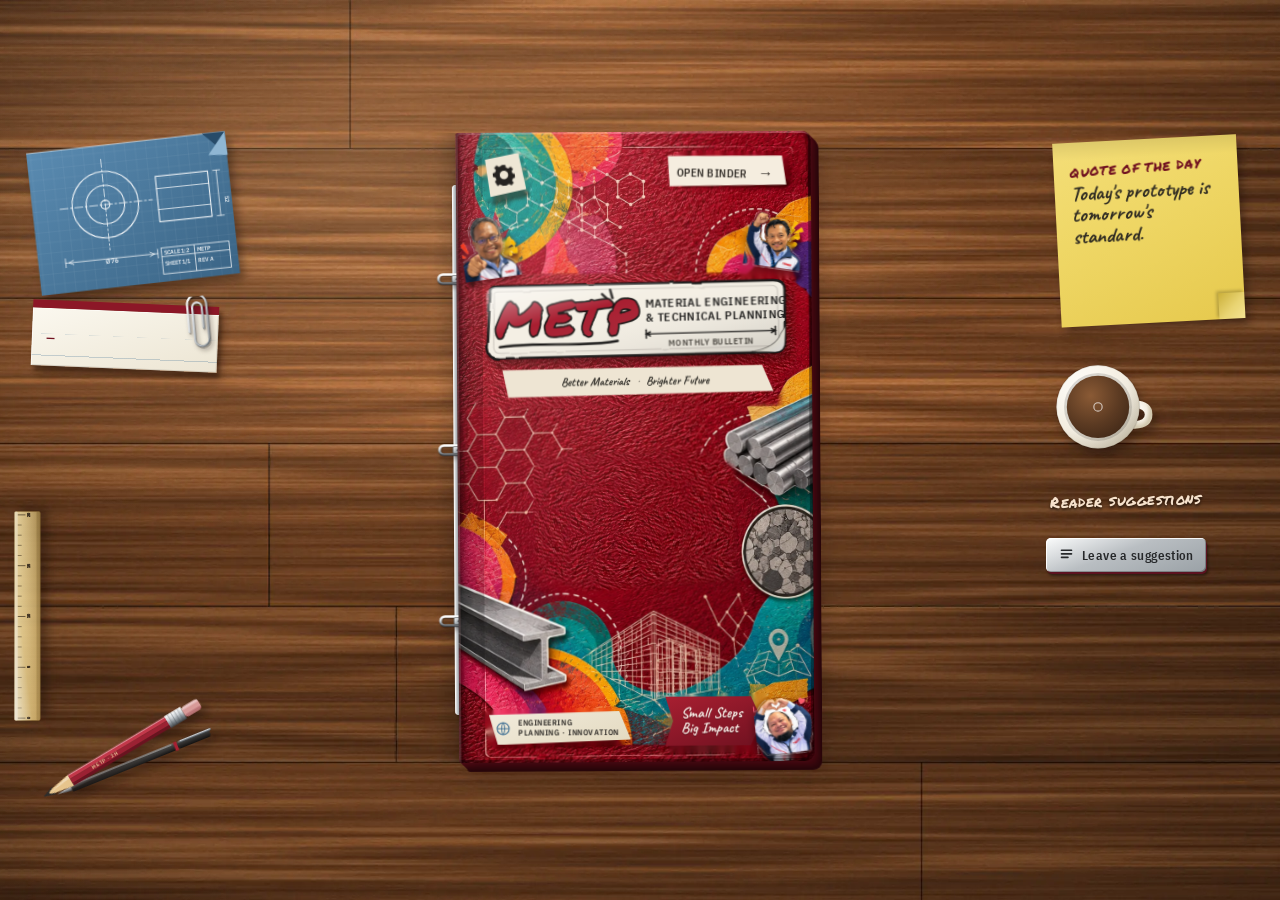
<file: index.html>
<!doctype html>
<html lang="en">
<head>
<meta charset="utf-8">
<meta name="viewport" content="width=device-width,initial-scale=1,viewport-fit=cover">
<title>METP — Material Engineering &amp; Technical Planning · Digital Bulletin</title>
<meta name="description" content="METP monthly digital engineering bulletin — an interactive binder for the Material Engineering &amp; Technical Planning team.">
<meta name="theme-color" content="#3a2213">
<meta name="metp-build" content="2026-11-05.65">
<meta http-equiv="Cache-Control" content="no-cache, no-store, must-revalidate">
<meta http-equiv="Pragma" content="no-cache">
<meta http-equiv="Expires" content="0">
<link rel="icon" type="image/svg+xml" href="assets/favicon.svg?v=2026-11-05.65">
<link rel="preload" href="assets/fonts/permanent-marker-latin-400-normal.woff2" as="font" type="font/woff2" crossorigin>
<link rel="preload" href="assets/fonts/ibm-plex-sans-condensed-latin-600-normal.woff2" as="font" type="font/woff2" crossorigin>
<link rel="stylesheet" href="css/site.css?v=2026-11-05.65">
<script src="js/cache-reset.js?v=2026-11-05.65"></script>
</head>
<body>

<!-- ======================================================================
     Shared SVG sprite: gradients + the METP sticker. Every prop below uses
     these gradients so all objects share one material/lighting language.
     ====================================================================== -->
<svg width="0" height="0" style="position:absolute" aria-hidden="true" focusable="false">
  <defs>
    <linearGradient id="g-steel-v" x1="0" y1="0" x2="0" y2="1">
      <stop offset="0" stop-color="#ffffff"/><stop offset=".38" stop-color="#cfd4d8"/>
      <stop offset=".72" stop-color="#7c848a"/><stop offset="1" stop-color="#3f4449"/>
    </linearGradient>
    <linearGradient id="g-steel-d" x1="0" y1="0" x2="1" y2="1">
      <stop offset="0" stop-color="#ffffff"/><stop offset=".45" stop-color="#b6bcc1"/><stop offset="1" stop-color="#5d646a"/>
    </linearGradient>
    <linearGradient id="g-wood-v" x1="0" y1="0" x2="0" y2="1">
      <stop offset="0" stop-color="#f1dea6"/><stop offset=".5" stop-color="#e0c483"/><stop offset="1" stop-color="#c9a660"/>
    </linearGradient>
    <linearGradient id="g-sheen" x1="0" y1="0" x2="1" y2="1">
      <stop offset="0" stop-color="#fff" stop-opacity=".55"/><stop offset=".35" stop-color="#fff" stop-opacity="0"/>
      <stop offset="1" stop-color="#000" stop-opacity=".16"/>
    </linearGradient>
    <linearGradient id="g-curl" x1="0" y1="0" x2="1" y2="1">
      <stop offset="0" stop-color="#cfc8b6"/><stop offset=".6" stop-color="#f6f1e3"/><stop offset="1" stop-color="#ffffff"/>
    </linearGradient>
    <radialGradient id="g-mug" cx=".35" cy=".3" r=".8">
      <stop offset="0" stop-color="#fffdf8"/><stop offset=".65" stop-color="#f3ede0"/><stop offset="1" stop-color="#d3c9b0"/>
    </radialGradient>
    <radialGradient id="g-coffee" cx=".38" cy=".32" r=".85">
      <stop offset="0" stop-color="#8a5a35"/><stop offset=".55" stop-color="#5b3a22"/><stop offset="1" stop-color="#3a2415"/>
    </radialGradient>
    <filter id="f-rough" x="-2%" y="-5%" width="104%" height="110%">
      <feTurbulence type="fractalNoise" baseFrequency=".05" numOctaves="2" seed="6" result="n"/>
      <feDisplacementMap in="SourceGraphic" in2="n" scale="2.6"/>
    </filter>

    <!-- METP sticker: white die-cut vinyl, marker lettering, engineering dimension line -->
    <symbol id="sticker-art" viewBox="0 0 300 78">
      <g filter="url(#f-rough)">
        <path d="M9 9 Q8 3 15 3 L285 4 Q296 4 296 13 L295 63 Q295 74 285 74 L16 73 Q5 73 5 63 Z" fill="#f4efe4" stroke="#161514" stroke-width="2.4"/>
        <path d="M13 12 Q12 8 17 8 L283 9 Q289 9 289 14 L288 62 Q288 68 283 68 L17 68 Q11 68 11 62 Z" fill="none" stroke="#161514" stroke-opacity=".18" stroke-width="1"/>
      </g>
      <!-- marker burst (echoes the bulletin masthead) -->
      <g stroke="#161514" stroke-width="2.4" stroke-linecap="round" fill="none">
        <path d="M118 13 l6 6"/><path d="M126 9 l2 8"/><path d="M111 22 l8 2"/>
      </g>
      <text x="14" y="53" font-family="Marker,'Segoe Print',cursive" font-size="47" fill="#a81f31" stroke="#161514" stroke-width="3.2" stroke-linejoin="round" paint-order="stroke" letter-spacing="1.5">METP</text>
      <path d="M17 62 C52 57 96 65 132 59" fill="none" stroke="#161514" stroke-width="2.4" stroke-linecap="round"/>
      <!-- dimension line + subtitle -->
      <g fill="#1b1a19" font-family="PlexCond,'Arial Narrow',sans-serif" font-weight="600" font-size="11.4" letter-spacing=".35">
        <text x="160" y="27">MATERIAL ENGINEERING</text>
        <text x="160" y="41">&amp; TECHNICAL PLANNING</text>
      </g>
      <g stroke="#161514" stroke-width="1.4" fill="none" stroke-linecap="round">
        <path d="M160 53 H286"/><path d="M160 49 v8"/><path d="M286 49 v8"/>
        <path d="M164 51 l-4 2 4 2"/><path d="M282 51 l4 2 -4 2"/>
      </g>
      <text x="223" y="65" text-anchor="middle" font-family="PlexCond,sans-serif" font-weight="600" font-size="8.6" fill="#4a463f" letter-spacing=".5">MONTHLY BULLETIN</text>
      <!-- peeled corner -->
      <path d="M296 49 L295 63 Q295 74 285 74 L262 73 Q286 70 291 56 Z" fill="url(#g-curl)" stroke="#161514" stroke-opacity=".5" stroke-width="1"/>
      <rect x="5" y="3" width="291" height="71" rx="9" fill="url(#g-sheen)" pointer-events="none"/>
    </symbol>

    <!-- steel ring (viewed from above): loop + mounting pad -->
    <symbol id="ring-art" viewBox="0 0 80 26">
      <rect x="4" y="4" width="72" height="18" rx="9" fill="none" stroke="#000" stroke-opacity=".28" stroke-width="6.5" transform="translate(1.2 1.6)"/>
      <rect x="4" y="4" width="72" height="18" rx="9" fill="none" stroke="url(#g-steel-v)" stroke-width="5.4"/>
      <rect x="4" y="4" width="72" height="18" rx="9" fill="none" stroke="#fff" stroke-opacity=".7" stroke-width="1" transform="translate(-.6 -.9)"/>
      <rect x="31" y="6" width="18" height="14" rx="3" fill="url(#g-steel-d)" stroke="#3f4449" stroke-width="1"/>
      <circle cx="40" cy="13" r="2.4" fill="#4a5056"/><circle cx="39.4" cy="12.4" r="1" fill="#fff" fill-opacity=".8"/>
    </symbol>

    <symbol id="i-prev" viewBox="0 0 24 24"><path d="M15 5l-7 7 7 7" fill="none" stroke="currentColor" stroke-width="2.6" stroke-linecap="round" stroke-linejoin="round"/></symbol>
    <symbol id="i-next" viewBox="0 0 24 24"><path d="M9 5l7 7-7 7" fill="none" stroke="currentColor" stroke-width="2.6" stroke-linecap="round" stroke-linejoin="round"/></symbol>
    <symbol id="i-zoom" viewBox="0 0 24 24"><circle cx="10.5" cy="10.5" r="6" fill="none" stroke="currentColor" stroke-width="2.4"/><path d="M15 15l5.5 5.5M8 10.5h5M10.5 8v5" fill="none" stroke="currentColor" stroke-width="2.2" stroke-linecap="round"/></symbol>
    <symbol id="i-out" viewBox="0 0 24 24"><circle cx="10.5" cy="10.5" r="6" fill="none" stroke="currentColor" stroke-width="2.4"/><path d="M15 15l5.5 5.5M8 10.5h5" fill="none" stroke="currentColor" stroke-width="2.2" stroke-linecap="round"/></symbol>
    <symbol id="i-file" viewBox="0 0 24 24"><path d="M6 3h8l4 4v14H6z" fill="none" stroke="currentColor" stroke-width="2.2" stroke-linejoin="round"/><path d="M14 3v4h4M9 13h6M9 17h6" fill="none" stroke="currentColor" stroke-width="2" stroke-linecap="round"/></symbol>
    <symbol id="i-text" viewBox="0 0 24 24"><path d="M5 6h14M5 11h14M5 16h9" fill="none" stroke="currentColor" stroke-width="2.4" stroke-linecap="round"/></symbol>
    <symbol id="i-close" viewBox="0 0 24 24"><path d="M6 6l12 12M18 6L6 18" fill="none" stroke="currentColor" stroke-width="2.6" stroke-linecap="round"/></symbol>
    <symbol id="i-sound-on" viewBox="0 0 24 24"><path d="M4 9v6h4l5 4V5L8 9H4z" fill="currentColor"/><path d="M16.5 8.5a5 5 0 0 1 0 7M19 6a8.5 8.5 0 0 1 0 12" fill="none" stroke="currentColor" stroke-width="2" stroke-linecap="round"/></symbol>
    <symbol id="i-sound-off" viewBox="0 0 24 24"><path d="M4 9v6h4l5 4V5L8 9H4z" fill="currentColor"/><path d="M16 9l5 6M21 9l-5 6" fill="none" stroke="currentColor" stroke-width="2" stroke-linecap="round"/></symbol>
  </defs>
</svg>

<main class="desk" id="desk">
  <h1 class="sr-only">METP — Material Engineering &amp; Technical Planning · Monthly Digital Bulletin</h1>

  <div class="scene" id="scene">
   <div class="rig" id="rig">

    <!-- ============ LEFT OF BINDER: blueprint, issue card, ruler, pencil, pen ============ -->
    <div class="props-left" aria-hidden="false">
      <!-- blueprint -->
      <div class="prop blueprint" aria-hidden="true">
        <svg viewBox="0 0 240 172">
          <defs>
            <linearGradient id="bp-g" x1="0" y1="0" x2="1" y2="1"><stop offset="0" stop-color="#5a8bb1"/><stop offset="1" stop-color="#3a6485"/></linearGradient>
            <pattern id="bp-grid" width="12" height="12" patternUnits="userSpaceOnUse"><path d="M12 0H0V12" fill="none" stroke="#fff" stroke-opacity=".13" stroke-width=".7"/></pattern>
            <linearGradient id="bp-roll" x1="0" y1="0" x2="1" y2="0"><stop offset="0" stop-color="#2f5473"/><stop offset=".45" stop-color="#7ba7c8"/><stop offset="1" stop-color="#3f6f93"/></linearGradient>
          </defs>
          <path d="M8 5 L236 3 L237 166 L9 168 Z" fill="url(#bp-g)"/>
          <path d="M8 5 L236 3 L237 166 L9 168 Z" fill="url(#bp-grid)"/>
          <g fill="none" stroke="#fff" stroke-opacity=".88" stroke-width="1.3" stroke-linecap="round">
            <circle cx="92" cy="72" r="38"/><circle cx="92" cy="72" r="22"/><circle cx="92" cy="72" r="5"/>
            <path d="M40 72H146M92 20V124" stroke-dasharray="9 3 2 3" stroke-width=".9"/>
            <rect x="152" y="46" width="60" height="52"/><path d="M152 60H212M152 84H212" stroke-width=".9"/>
            <path d="M40 134H146" stroke-width=".9"/><path d="M40 129v10M146 129v10M44 134l5-2.4M44 134l5 2.4M142 134l-5-2.4M142 134l-5 2.4" stroke-width=".9"/>
            <path d="M222 46v52M218 46h8M218 98h8" stroke-width=".9"/>
          </g>
          <g fill="#fff" fill-opacity=".9" font-family="PlexCond,sans-serif" font-size="8" font-weight="600">
            <text x="93" y="139" text-anchor="middle">Ø 76</text><text x="229" y="76" font-size="7" transform="rotate(90 229 76)">52</text>
          </g>
          <g fill="none" stroke="#fff" stroke-opacity=".8" stroke-width="1"><rect x="150" y="128" width="78" height="30"/><path d="M150 138H228M188 128v30"/></g>
          <g fill="#fff" fill-opacity=".85" font-family="PlexCond,sans-serif" font-size="6.6" font-weight="600">
            <text x="153" y="135.5">SCALE 1:2</text><text x="153" y="149">SHEET 1/1</text><text x="191" y="135.5">METP</text><text x="191" y="149">REV A</text>
          </g>
          <path d="M8 5 L8 168" stroke="url(#bp-roll)" stroke-width="9"/>
          <path d="M8 5 L236 3" stroke="#fff" stroke-opacity=".45" stroke-width="1.2"/>
          <path d="M236 3 L237 30 L210 3 Z" fill="#274b69"/><path d="M236 3 L237 30 L215 28 Z" fill="#8fb6d3"/>
        </svg>
      </div>

      <!-- issue card (credits) -->
      <aside class="prop card-index" id="issueCard" aria-label="Issue credits">
        <svg class="prop clip c2" viewBox="0 0 30 70" aria-hidden="true"><use href="#clip-art"/></svg>
        <h3 id="cardTitle">—</h3>
        <dl id="cardCredits"></dl>
      </aside>

      <!-- ruler (vertical, along the binder's left edge) -->
      <div class="prop art ruler" aria-hidden="true">
        <svg viewBox="0 0 440 56">
          <rect x="1" y="1" width="438" height="54" rx="3" fill="url(#g-wood-v)" stroke="#8a6a2e" stroke-opacity=".7"/>
          <rect x="1" y="1" width="438" height="7" rx="3" fill="#fff" fill-opacity=".35"/>
          <rect x="1" y="47" width="438" height="8" rx="3" fill="#5a3f10" fill-opacity=".22"/>
          <g id="rulerTicks" stroke="#2b2114" stroke-linecap="butt"></g>
          <rect x="1" y="1" width="438" height="54" rx="3" fill="url(#g-sheen)"/>
        </svg>
      </div>

      <div class="prop art pen" aria-hidden="true">
        <svg viewBox="0 0 300 22">
          <defs><linearGradient id="pen-b" x1="0" y1="0" x2="0" y2="1"><stop offset="0" stop-color="#6a6866"/><stop offset=".3" stop-color="#3a3937"/><stop offset=".75" stop-color="#211f1e"/><stop offset="1" stop-color="#121110"/></linearGradient></defs>
          <path d="M2 11 L30 6.5 L30 15.5 Z" fill="url(#g-steel-v)"/>
          <rect x="30" y="4" width="200" height="14" rx="3" fill="url(#pen-b)"/>
          <rect x="30" y="4" width="200" height="14" rx="3" fill="url(#g-sheen)"/>
          <rect x="34" y="4.5" width="190" height="2.2" fill="#fff" fill-opacity=".42"/>
          <rect x="228" y="3" width="6" height="16" fill="#a81f31"/>
          <rect x="234" y="4" width="62" height="14" rx="4" fill="url(#pen-b)"/>
          <rect x="238" y="4.6" width="54" height="2" fill="#fff" fill-opacity=".38"/>
          <path d="M240 3.4 H298 a2 2 0 0 1 0 4 H240 Z" fill="url(#g-steel-v)" stroke="#3f4449" stroke-width=".6"/>
        </svg>
      </div>
      <div class="prop art pencil" aria-hidden="true">
        <svg viewBox="0 0 300 26">
          <path d="M1 13 L20 6 L20 20 Z" fill="#2f2d2b"/>
          <path d="M8 13 L20 8.6 L52 3 L52 23 L20 17.4 Z" fill="#e6c48c"/>
          <path d="M14 13 L52 3.6 L52 9 Z" fill="#fff" fill-opacity=".35"/>
          <path d="M1 13 L12 9.5 L12 16.5 Z" fill="#2f2d2b"/>
          <rect x="52" y="3" width="182" height="7" fill="#c2384a"/>
          <rect x="52" y="10" width="182" height="8" fill="#9b2133"/>
          <rect x="52" y="18" width="182" height="5" fill="#6b1220"/>
          <rect x="52" y="3" width="182" height="2" fill="#fff" fill-opacity=".38"/>
          <text x="92" y="16.4" font-family="PlexCond,sans-serif" font-size="7.4" font-weight="600" fill="#f1d9a2" letter-spacing="1.2">METP  ·  2H</text>
          <rect x="234" y="2" width="30" height="22" fill="url(#g-steel-v)"/>
          <path d="M240 2v22M246 2v22M252 2v22M258 2v22" stroke="#3f4449" stroke-opacity=".5" stroke-width="1"/>
          <rect x="264" y="4" width="30" height="18" rx="6" fill="#d89a98"/>
          <rect x="264" y="4" width="30" height="5" rx="3" fill="#fff" fill-opacity=".38"/>
          <rect x="264" y="17" width="30" height="5" rx="3" fill="#6b1220" fill-opacity=".28"/>
        </svg>
      </div>
    </div>

    <!-- ============ BINDER ============ -->
    <section class="binder-zone" aria-label="Bulletin binder">
      <div class="binder" id="binder" data-state="closed" data-mode="dual">
        <script>document.getElementById("binder").setAttribute("data-mode",window.matchMedia("(max-width: 900px)").matches?"single":"dual")</script>
        <div class="b-shadow"></div>
        <div class="cover left"></div>
        <div class="cover right"></div>
        <div class="b-crease"></div>

        <!-- sticker on the inside cover -->
        <div class="sticker" aria-label="METP — Material Engineering &amp; Technical Planning sticker" role="img">
          <svg viewBox="0 0 300 78"><use href="#sticker-art"/></svg>
        </div>

        <!-- the two visible leaves + the moving leaf -->
        <div class="spread" id="spread">
          <div class="slot left empty" id="slotL"></div>
          <div class="slot right" id="slotR"></div>
          <button class="peel left" id="peelLeft" type="button" aria-label="Turn to the previous page"></button>
          <button class="peel right" id="peelRight" type="button" aria-label="Turn to the next page"></button>
        </div>

        <!-- steel rings: fixed to the spine, never move while pages turn -->
        <div class="rings" id="rings" aria-hidden="true">
          <div class="rail"></div>
          <div class="ring" style="top:16%"><svg viewBox="0 0 80 26"><use href="#ring-art"/></svg></div>
          <div class="ring" style="top:50%"><svg viewBox="0 0 80 26"><use href="#ring-art"/></svg></div>
          <div class="ring" style="top:84%"><svg viewBox="0 0 80 26"><use href="#ring-art"/></svg></div>
        </div>

        <!-- controls integrated into the cover's lower strip: PAGE navigation lives here -->
        <div class="b-bar" role="group" aria-label="Page controls">
          <div class="b-group">
            <button class="key sq" id="prevPage" type="button" aria-label="Previous page"><svg><use href="#i-prev"/></svg></button>
            <span class="b-label page-count" id="pageCount" role="status" aria-live="polite">Page 1 / 1</span>
            <button class="key sq" id="nextPage" type="button" aria-label="Next page"><svg><use href="#i-next"/></svg></button>
          </div>
          <div class="b-title" id="issueTitle"></div>
          <div class="b-group">
            <button class="key" id="btnRead" type="button" aria-label="Open this page in the reader (zoom)"><svg><use href="#i-zoom"/></svg><span class="txt">Read</span></button>
            <button class="key sq" id="btnMusic" type="button" aria-pressed="false" aria-label="Turn on background music"><svg><use href="#i-sound-off"/></svg></button>
            <select class="key track-pick" id="musicTrack" aria-label="Choose background music track"></select>
          </div>
        </div>

        <div class="hint" id="hint" role="status" aria-live="polite"></div>

        <!-- outside front cover: visible while the binder is closed, then swings open -->
        <div class="lid" id="lid" role="button" tabindex="0" aria-label="Open the binder">
          <div class="lid-face front">
            <div class="lid-hinge"></div>
            <div class="lid-gear" aria-hidden="true">
              <svg viewBox="0 0 100 100"><path d="M42 6h16l3 12 10 4 10-7 11 11-7 10 4 10 12 3v16l-12 3-4 10 7 10-11 11-10-7-10 4-3 12H42l-3-12-10-4-10 7L8 79l7-10-4-10-11-3V40l11-3 4-10-7-10L19 6l10 7 10-4 3-3Zm8 25a19 19 0 1 0 0 38 19 19 0 0 0 0-38Z" fill="#262321"/></svg>
            </div>
            <div class="lid-open-note">OPEN BINDER <span>→</span></div>
            <button class="lid-open" type="button" id="lidOpen" aria-label="Open binder">Open binder</button>
            <div class="lid-sticker"><svg viewBox="0 0 300 78"><use href="#sticker-art"/></svg></div>
            <div class="lid-note lid-note-a">Better Materials <span class="dot" aria-hidden="true">·</span> Brighter Future</div>
            <div class="lid-stamp" aria-hidden="true">
              <svg viewBox="0 0 120 120">
                <circle cx="60" cy="60" r="52" fill="none" stroke="currentColor" stroke-width="3" stroke-dasharray="6 5"/>
                <circle cx="60" cy="60" r="41" fill="none" stroke="currentColor" stroke-width="1.6"/>
                <text x="60" y="70" text-anchor="middle" font-family="Marker,cursive" font-size="30">METP</text>
              </svg>
            </div>
            <div class="lid-photo">
              <button class="lid-photo-hit" type="button" id="lidChartTag" aria-label="Bagan pertumbuhan METP">
                <svg viewBox="0 0 140 96" aria-hidden="true">
                  <rect x="0" y="0" width="140" height="96" fill="#e8e1d0"/>
                  <g fill="#3b3733">
                    <rect x="8" y="56" width="124" height="6"/>
                    <rect x="16" y="30" width="8" height="26"/><rect x="30" y="20" width="9" height="36"/>
                    <rect x="45" y="34" width="7" height="22"/><rect x="58" y="14" width="10" height="42"/>
                    <rect x="74" y="26" width="8" height="30"/><rect x="88" y="8" width="11" height="48"/>
                    <rect x="105" y="32" width="8" height="24"/><rect x="118" y="22" width="9" height="34"/>
                    <circle cx="63" cy="10" r="4"/><circle cx="93" cy="5" r="4"/>
                  </g>
                  <rect x="0" y="0" width="140" height="96" fill="#241d14" opacity=".08"/>
                </svg>
              </button>
              <span class="clip" aria-hidden="true"><svg viewBox="0 0 30 70"><use href="#clip-art"/></svg></span>
            </div>
            <div class="lid-note lid-note-b ribbon">Small Steps<br>Big Impact</div>
            <div class="lid-mini tag">
              <svg class="tag-globe" viewBox="0 0 24 24" aria-hidden="true"><circle cx="12" cy="12" r="9" fill="none" stroke="currentColor" stroke-width="1.6"/><path d="M3 12h18M12 3c3 3 3 15 0 18M12 3c-3 3-3 15 0 18" fill="none" stroke="currentColor" stroke-width="1.4"/></svg>
              <span>ENGINEERING<br>PLANNING · INNOVATION</span>
            </div>
            <div class="lid-label"><b>MONTHLY BULLETIN</b><small>Material Engineering &amp; Technical Planning</small></div>

            <!-- personalized photo stickers, "stuck on" the cover like a real ring
                 binder — picked to be visibly different gestures/people, not a
                 uniform set, and layered on top of the printed cover art. -->
            <button class="lid-realsticker rs-1" type="button" id="sticker1" aria-label="Stiker">
              <img src="assets/stickers/sticker-point.png" alt="">
            </button>
            <button class="lid-realsticker rs-2" type="button" id="sticker2" aria-label="Stiker">
              <img src="assets/stickers/sticker-fistpump.png" alt="">
            </button>
            <button class="lid-realsticker rs-3" type="button" id="sticker3" aria-label="Stiker">
              <img src="assets/stickers/sticker-heart.png" alt="">
            </button>

            <div class="shade"></div>
          </div>
          <div class="lid-reveal-page" id="lidRevealPage" aria-hidden="true"></div>
        </div>
      </div>

      <!-- ISSUE navigation: year selector + 12-month index -->
      <nav class="tabs" id="issueTabs" aria-label="Bulletin issues"></nav>
    </section>

    <!-- ============ RIGHT OF BINDER: quote note, suggestion slips ============ -->
    <div class="props-right">
      <button class="prop sticky" id="sticky" type="button" aria-label="Quote of the day. Press for another quote.">
        <span class="sticky-paper"><span class="lbl">QUOTE OF THE DAY</span><span class="q" id="quoteText" aria-live="polite"></span></span>
        <span class="sticky-curl" aria-hidden="true"></span>
      </button>

      <!-- desk accessory: a mug of coffee seen from above, sitting beside the binder.
           Tap it for a ripple + a little "cling" like tapping a real cup. -->
      <button class="prop art coffee" id="coffeeCup" type="button" aria-label="Tap the coffee cup">
        <svg viewBox="0 0 150 150">
          <ellipse cx="75" cy="80" rx="58" ry="20" fill="#000" opacity=".14"/>
          <path d="M128 68 q20 1 20 15 q0 14 -20 15" fill="none" stroke="url(#g-mug)" stroke-width="11" stroke-linecap="round"/>
          <circle cx="75" cy="72" r="60" fill="url(#g-mug)"/>
          <circle cx="75" cy="72" r="60" fill="url(#g-sheen)"/>
          <circle cx="75" cy="72" r="49" fill="#00000024"/>
          <circle class="coffee-liquid" cx="75" cy="72" r="45" fill="url(#g-coffee)"/>
          <g class="coffee-ripples" clip-path="url(#coffee-clip)">
            <circle class="ripple-idle r1" cx="75" cy="72" r="14" fill="none" stroke="#fff" stroke-opacity=".35" stroke-width="1.6"/>
            <circle class="ripple-idle r2" cx="75" cy="72" r="14" fill="none" stroke="#fff" stroke-opacity=".35" stroke-width="1.6"/>
            <circle class="ripple-click" cx="75" cy="72" r="4" fill="none" stroke="#fff" stroke-opacity="0" stroke-width="2.4"/>
          </g>
          <clipPath id="coffee-clip"><circle cx="75" cy="72" r="45"/></clipPath>
          <circle cx="75" cy="72" r="60" fill="none" stroke="#00000018" stroke-width="2"/>
          <path class="steam s1" d="M52 24 C47 14 56 9 51 -2" stroke="#fff" stroke-width="3.2" stroke-linecap="round" fill="none" transform="translate(0,4)"/>
          <path class="steam s2" d="M75 20 C70 8 79 3 74 -9" stroke="#fff" stroke-width="3.2" stroke-linecap="round" fill="none" transform="translate(0,4)"/>
          <path class="steam s3" d="M98 24 C93 14 102 9 97 -2" stroke="#fff" stroke-width="3.2" stroke-linecap="round" fill="none" transform="translate(0,4)"/>
        </svg>
      </button>

      <div class="prop slips" id="slips">
        <p class="slips-title" id="slipsTitle">Reader suggestions</p>
        <div id="slipList" aria-live="polite" aria-labelledby="slipsTitle"></div>
        <button class="key" id="btnSuggest" type="button"><svg><use href="#i-text"/></svg><span>Leave a suggestion</span></button>
        <p class="slips-hint" id="slipHint"></p>
      </div>
    </div>
   </div>
  </div>
</main>

<!-- shared paperclip art (defined once, reused) -->
<svg width="0" height="0" style="position:absolute" aria-hidden="true" focusable="false">
  <defs>
    <symbol id="clip-art" viewBox="0 0 30 70">
      <path d="M21 40 L21 14 A6 6 0 0 0 9 14 L9 54 A9 9 0 0 0 27 54 L27 10 A12 12 0 0 0 3 10 L3 44" fill="none" stroke="#000" stroke-opacity=".25" stroke-width="3" stroke-linecap="round" stroke-linejoin="round" transform="translate(1 1.6)"/>
      <path d="M21 40 L21 14 A6 6 0 0 0 9 14 L9 54 A9 9 0 0 0 27 54 L27 10 A12 12 0 0 0 3 10 L3 44" fill="none" stroke="url(#g-steel-d)" stroke-width="2.6" stroke-linecap="round" stroke-linejoin="round"/>
      <path d="M21 40 L21 14 A6 6 0 0 0 9 14 L9 54 A9 9 0 0 0 27 54 L27 10 A12 12 0 0 0 3 10 L3 44" fill="none" stroke="#fff" stroke-opacity=".75" stroke-width=".8" stroke-linecap="round" stroke-linejoin="round" transform="translate(-.6 -.6)"/>
    </symbol>
  </defs>
</svg>

<!-- Reader: zoomable page + text version -->
<dialog id="reader" aria-label="Bulletin reader">
  <div class="reader">
    <div class="reader-bar">
      <div class="reader-heading">
        <h2 id="readerTitle">Reader</h2>
        <button class="key sq" id="rdClose" type="button" aria-label="Close reader"><svg><use href="#i-close"/></svg></button>
      </div>
      <div class="reader-controls" role="group" aria-label="Reader controls">
        <div class="reader-control-group" role="group" aria-label="Page navigation">
          <button class="key sq" id="rdPrev" type="button" aria-label="Previous page" disabled><svg><use href="#i-prev"/></svg></button>
          <span class="b-label" id="rdCount" aria-live="polite">1 / 1</span>
          <button class="key sq" id="rdNext" type="button" aria-label="Next page" disabled><svg><use href="#i-next"/></svg></button>
        </div>
        <div class="reader-control-group" role="group" aria-label="Zoom controls">
          <button class="key sq" id="rdOut" type="button" aria-label="Zoom out"><svg><use href="#i-out"/></svg></button>
          <button class="key sq" id="rdIn" type="button" aria-label="Zoom in"><svg><use href="#i-zoom"/></svg></button>
          <button class="key" id="rdFit" type="button" aria-label="Fit page to screen">Fit</button>
          <span class="reader-zoom-value" id="rdZoomValue" aria-live="off">Fit</span>
        </div>
        <button class="key" id="rdText" type="button" aria-pressed="false" hidden><svg><use href="#i-text"/></svg><span class="txt">Text</span></button>
      </div>
    </div>
    <div class="reader-body" id="readerBody" tabindex="0" aria-label="Bulletin page. Drag to pan, pinch to zoom, or double tap to zoom."><img id="readerImg" alt="" draggable="false" decoding="async"><div class="reader-status" id="readerStatus" role="status" hidden><span id="readerStatusText"></span><button class="btn" id="readerRetry" type="button">Try again</button></div></div>
    <div class="reader-text" id="readerText" hidden></div>
  </div>
</dialog>

<!-- Suggestion slip -->
<dialog id="suggest" class="paper-dialog" aria-labelledby="sgTitle">
  <form class="paper-form" id="sgForm" method="dialog" novalidate>
    <h2 id="sgTitle">Suggestion slip</h2>
    <p class="sub">Ideas for the next issue, feedback on this one — short and friendly.</p>
    <label>Name (optional)<input type="text" id="sgName" maxlength="60" autocomplete="name"></label>
    <label>Your suggestion<textarea id="sgMsg" maxlength="500" required></textarea></label>
    <input class="hp" type="text" id="sgHp" tabindex="-1" autocomplete="off" aria-hidden="true">
    <p class="msg" id="sgMsgOut" role="status"></p>
    <div class="row"><span class="count" id="sgCount">0 / 500</span>
      <button class="btn" type="button" id="sgCancel">Cancel</button>
      <button class="btn primary" type="submit" id="sgSend">Pin it</button></div>
  </form>
</dialog>

<div class="toast" id="toast" role="status" aria-live="polite"></div>

<noscript><div class="noscript">This bulletin is an interactive binder and needs JavaScript. The original file is available in <code>assets/issues/</code>.</div></noscript>

<audio id="bgMusic" loop preload="none"></audio>
<script src="config.js?v=2026-11-05.65"></script>
<script src="data/issues.js?v=2026-11-05.65"></script>
<script src="data/quotes.js?v=2026-11-05.65"></script>
<script src="js/zoomguard.js?v=2026-11-05.65"></script>
<script src="js/util.js?v=2026-11-05.65"></script>
<script src="js/sound.js?v=2026-11-05.65"></script>
<script src="js/data.js?v=2026-11-05.65"></script>
<script src="js/binder.js?v=2026-11-05.65"></script>
<script src="js/reader.js?v=2026-11-05.65"></script>
<script src="js/props.js?v=2026-11-05.65"></script>
<script src="js/comments.js?v=2026-11-05.65"></script>
<script src="js/app.js?v=2026-11-05.65"></script>
</body>
</html>
</file>
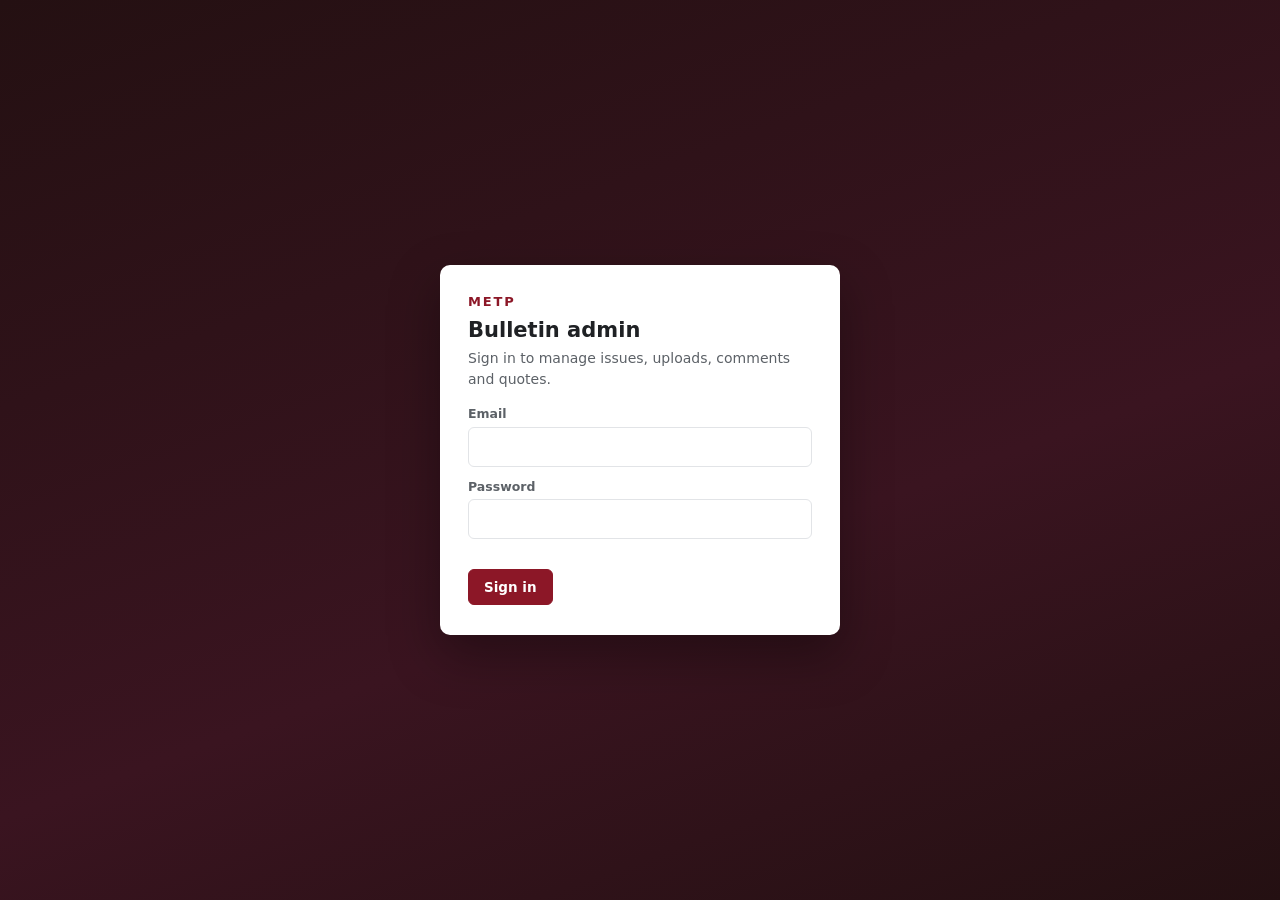
<file: admin.html>
<!doctype html>
<html lang="en">
<head>
<meta charset="utf-8">
<meta name="viewport" content="width=device-width,initial-scale=1">
<title>METP Bulletin — Admin</title>
<meta name="robots" content="noindex,nofollow">
<meta http-equiv="Cache-Control" content="no-cache, no-store, must-revalidate">
<meta http-equiv="Pragma" content="no-cache">
<meta http-equiv="Expires" content="0">
<link rel="icon" href="assets/favicon.svg?v=2026-09-27.30">
<link rel="stylesheet" href="css/admin.css?v=2026-09-27.30">
</head>
<body>

<div id="gate" class="gate">
  <form id="loginForm" class="login-card" autocomplete="on">
    <div class="login-mark">METP</div>
    <h1>Bulletin admin</h1>
    <p class="sub">Sign in to manage issues, uploads, comments and quotes.</p>
    <label>Email<input type="email" id="loginEmail" required autocomplete="username"></label>
    <label>Password<input type="password" id="loginPassword" required autocomplete="current-password"></label>
    <p class="msg" id="loginMsg" role="status"></p>
    <button class="btn primary" type="submit" id="loginBtn">Sign in</button>
  </form>
  <div class="login-card" id="notConfigured" hidden>
    <div class="login-mark">METP</div>
    <h1>Backend not configured</h1>
    <p class="sub">Fill in <code>supabaseUrl</code> and <code>supabaseAnonKey</code> in <code>config.js</code>, run <code>supabase/schema.sql</code> in your Supabase project, then reload this page. See <code>README.md</code> for the full setup.</p>
  </div>
  <div class="login-card" id="notAuthorized" hidden>
    <div class="login-mark">METP</div>
    <h1>Not an admin account</h1>
    <p class="sub">You're signed in, but this account isn't listed in the <code>admins</code> table. Ask an existing admin to add your user ID, or see <code>README.md</code>.</p>
    <button class="btn" type="button" id="notAuthLogout">Sign out</button>
  </div>
</div>

<div id="app" class="app" hidden>
  <header class="topbar">
    <div class="brand">METP <span>Admin</span></div>
    <nav class="tabsbar" aria-label="Sections">
      <button class="tabbtn" data-panel="issues" aria-current="true" type="button">Issues</button>
      <button class="tabbtn" data-panel="comments" type="button">Suggestions <span class="pill" id="pendingCount" hidden>0</span></button>
      <button class="tabbtn" data-panel="quotes" type="button">Quotes</button>
    </nav>
    <div class="who">
      <span id="whoEmail"></span>
      <button class="btn sm" id="logoutBtn" type="button">Sign out</button>
    </div>
  </header>

  <main class="main">
    <!-- ISSUES -->
    <section class="panel" id="panel-issues">
      <div class="panel-head">
        <h2>Issues</h2>
        <button class="btn primary" id="newIssueBtn" type="button">+ New issue</button>
      </div>
      <div class="table-wrap">
        <table class="tbl" id="issuesTable">
          <thead><tr><th>Issue</th><th>Title</th><th>Status</th><th>Pages</th><th>Published</th><th></th></tr></thead>
          <tbody id="issuesBody"></tbody>
        </table>
        <p class="empty" id="issuesEmpty" hidden>No issues yet — create the first one.</p>
      </div>
    </section>

    <!-- COMMENTS -->
    <section class="panel" id="panel-comments" hidden>
      <div class="panel-head">
        <h2>Reader suggestions</h2>
        <div class="seg" id="commentFilter" role="tablist">
          <button class="segbtn" data-status="pending" aria-selected="true" type="button">Pending</button>
          <button class="segbtn" data-status="approved" type="button">Approved</button>
          <button class="segbtn" data-status="rejected" type="button">Rejected</button>
        </div>
      </div>
      <div class="cards" id="commentsList"></div>
      <p class="empty" id="commentsEmpty" hidden>Nothing here.</p>
    </section>

    <!-- QUOTES -->
    <section class="panel" id="panel-quotes" hidden>
      <div class="panel-head">
        <h2>Quote of the day</h2>
      </div>
      <form class="inline-form" id="quoteForm">
        <input type="text" id="quoteInput" placeholder="Add a new quote…" maxlength="200" required>
        <button class="btn primary" type="submit">Add</button>
      </form>
      <div class="cards" id="quotesList"></div>
      <p class="empty" id="quotesEmpty" hidden>No quotes yet.</p>
    </section>
  </main>
</div>

<!-- Issue editor -->
<dialog id="issueDialog" class="modal">
  <form class="modal-card wide" id="issueForm" method="dialog">
    <div class="modal-head">
      <h2 id="issueDialogTitle">New issue</h2>
      <button class="icon-btn" id="issueDialogClose" type="button" aria-label="Close">✕</button>
    </div>
    <div class="modal-body">
      <div class="grid2">
        <label>Month<select id="fMonth" required>
          <option value="1">January</option><option value="2">February</option><option value="3">March</option>
          <option value="4">April</option><option value="5">May</option><option value="6">June</option>
          <option value="7">July</option><option value="8">August</option><option value="9">September</option>
          <option value="10">October</option><option value="11">November</option><option value="12">December</option>
        </select></label>
        <label>Year<input type="number" id="fYear" min="2000" max="2100" required></label>
      </div>
      <label>Title<input type="text" id="fTitle" maxlength="140" placeholder="e.g. Material Goes to Lotte Chemical"></label>
      <div class="grid2">
        <label>Editor chief<input type="text" id="fEditorChief" maxlength="80"></label>
        <label>Editors <span class="hint-sm">comma-separated</span><input type="text" id="fEditors" maxlength="200"></label>
      </div>
      <label>Contributors <span class="hint-sm">comma-separated</span><input type="text" id="fContributors" maxlength="300"></label>
      <div class="grid2">
        <label>Displayed pages<select id="fDisplayPageCount">
          <option value="1">1 page</option>
          <option value="2">2 pages</option>
        </select></label>
        <p class="hint-sm" style="align-self:end;margin:0 0 10px">Choose whether this month has page #1 only or page #1 + #2. Each page has its own upload below.</p>
      </div>

      <div class="page-upload-grid" id="pageUploadGrid">
        <section class="page-upload-slot" data-page="1">
          <div class="page-upload-head"><strong>Page #1</strong><span>First logical page</span></div>
          <div class="upload-zone page-upload-zone" id="uploadZone1" tabindex="0" role="button" aria-label="Upload page 1, PDF, PNG or JPG">
            <input type="file" id="fileInput1" accept=".pdf,.png,.jpg,.jpeg,application/pdf,image/png,image/jpeg" hidden>
            <div id="uploadIdle1">
              <strong>Drop page #1 file here</strong>
              <span>PDF, PNG or JPG · up to <span class="maxMbLabel">25</span> MB</span>
            </div>
            <div id="uploadCurrent1" hidden>
              <strong id="uploadCurrentName1">page-1</strong>
              <span>already uploaded — drop a new file to replace page #1</span>
            </div>
            <div id="uploadProgress1" hidden>
              <div class="bar"><div class="bar-fill" id="uploadBarFill1"></div></div>
              <span id="uploadStatus1">Uploading…</span>
            </div>
          </div>
          <p class="msg" id="uploadMsg1" role="status"></p>
        </section>

        <section class="page-upload-slot" data-page="2" id="pageUploadSlot2">
          <div class="page-upload-head"><strong>Page #2</strong><span>Second logical page</span></div>
          <div class="upload-zone page-upload-zone" id="uploadZone2" tabindex="0" role="button" aria-label="Upload page 2, PDF, PNG or JPG">
            <input type="file" id="fileInput2" accept=".pdf,.png,.jpg,.jpeg,application/pdf,image/png,image/jpeg" hidden>
            <div id="uploadIdle2">
              <strong>Drop page #2 file here</strong>
              <span>PDF, PNG or JPG · up to <span class="maxMbLabel">25</span> MB</span>
            </div>
            <div id="uploadCurrent2" hidden>
              <strong id="uploadCurrentName2">page-2</strong>
              <span>already uploaded — drop a new file to replace page #2</span>
            </div>
            <div id="uploadProgress2" hidden>
              <div class="bar"><div class="bar-fill" id="uploadBarFill2"></div></div>
              <span id="uploadStatus2">Uploading…</span>
            </div>
          </div>
          <p class="msg" id="uploadMsg2" role="status"></p>
        </section>
      </div>

      <div class="hl-head">
        <span>Text version (for the reader &amp; screen readers)</span>
        <button class="btn sm" type="button" id="addHighlight">+ Add section</button>
      </div>
      <div id="highlightsList"></div>

      <p class="msg" id="issueFormMsg" role="status"></p>
    </div>
    <div class="modal-foot">
      <span class="foot-left">
        <label class="check"><input type="checkbox" id="fPublished"> Published (visible on the public site)</label>
      </span>
      <button class="btn" type="button" id="issueCancel">Cancel</button>
      <button class="btn danger" type="button" id="issueDelete" hidden>Delete issue</button>
      <button class="btn primary" type="submit" id="issueSave">Save issue</button>
    </div>
  </form>
</dialog>

<div class="toast" id="toast" role="status" aria-live="polite"></div>

<script src="config.js"></script>
<script src="vendor/supabase/supabase.min.js"></script>
<script src="js/admin.js?v=2026-09-27.30"></script>
</body>
</html>
</file>
<file: css/site.css>
/* ==========================================================================
   METP Digital Engineering Bulletin — public site styles
   --------------------------------------------------------------------------
   ONE LIGHT: a single key light sits at the TOP-LEFT of the desk.
   Every object follows it: highlights on top/left edges, shadows fall to the
   bottom-right, using the shared --sh-* shadow tokens below.
   Sections: 1 tokens · 2 base · 3 desk/scene · 4 binder body · 5 leaves ·
             6 page-flip layers · 7 rings/sticker/bar/tabs · 8 props ·
             9 dialogs · 10 responsive · 11 reduced motion
   ========================================================================== */

/* ---------- 1. tokens ---------- */
@font-face{font-family:"Plex";font-weight:400;font-display:swap;src:url(../assets/fonts/ibm-plex-sans-latin-400-normal.woff2) format("woff2")}
@font-face{font-family:"Plex";font-weight:500;font-display:swap;src:url(../assets/fonts/ibm-plex-sans-latin-500-normal.woff2) format("woff2")}
@font-face{font-family:"Plex";font-weight:600;font-display:swap;src:url(../assets/fonts/ibm-plex-sans-latin-600-normal.woff2) format("woff2")}
@font-face{font-family:"PlexCond";font-weight:500;font-display:swap;src:url(../assets/fonts/ibm-plex-sans-condensed-latin-500-normal.woff2) format("woff2")}
@font-face{font-family:"PlexCond";font-weight:600;font-display:swap;src:url(../assets/fonts/ibm-plex-sans-condensed-latin-600-normal.woff2) format("woff2")}
@font-face{font-family:"Marker";font-weight:400;font-display:swap;src:url(../assets/fonts/permanent-marker-latin-400-normal.woff2) format("woff2")}
@font-face{font-family:"Hand";font-weight:400;font-display:swap;src:url(../assets/fonts/caveat-latin-400-normal.woff2) format("woff2")}
@font-face{font-family:"Hand";font-weight:700;font-display:swap;src:url(../assets/fonts/caveat-latin-700-normal.woff2) format("woff2")}

:root{
  --ui:"Plex","Segoe UI",system-ui,-apple-system,Arial,sans-serif;
  --cond:"PlexCond","Arial Narrow","Plex",sans-serif;
  --marker:"Marker","Segoe Print","Comic Sans MS",cursive;
  --hand:"Hand","Segoe Print","Bradley Hand",cursive;

  --red-950:#2c0509; --red-900:#3d0710; --red-800:#560b17; --red-700:#701120;
  --red-600:#8c1727; --red-500:#a81f31; --red-400:#c1333f;
  --paper:#f6f1e5; --paper-2:#ebe4d3; --paper-3:#d9d0bb;
  --ink:#242220; --ink-soft:#5a534b; --graphite:#2f2d2b;
  --steel-1:#f2f4f5; --steel-2:#b9bec2; --steel-3:#7d848a; --steel-4:#454a4f;
  --note:#efd766; --note-2:#e6c94d;
  --blue:#3f6f93; --green:#6c9367;

  /* shared shadow tokens (light = top-left → shadows go down-right) */
  --sh-1:drop-shadow(2px 3px 2px rgba(22,9,4,.38));
  --sh-2:drop-shadow(4px 7px 5px rgba(22,9,4,.40));
  --sh-3:drop-shadow(8px 13px 9px rgba(22,9,4,.42));
  --edge-hi:rgba(255,255,255,.55);
  --edge-lo:rgba(0,0,0,.35);

  --ease:cubic-bezier(.22,.7,.25,1);
}

/* ---------- 2. base ---------- */
*{box-sizing:border-box}
html{-webkit-text-size-adjust:100%;overscroll-behavior-y:none}
html,body{margin:0;min-height:100%}
body{
  font-family:var(--ui);color:var(--ink);background:#3a2213;
  overflow-x:hidden;overflow-x:clip;-webkit-tap-highlight-color:transparent;
  touch-action:manipulation;
}
button{font-family:inherit;color:inherit}
img{max-width:100%}
.sr-only{position:absolute!important;width:1px;height:1px;margin:-1px;padding:0;overflow:hidden;clip:rect(0 0 0 0);white-space:nowrap;border:0}
:focus-visible{outline:3px solid #ffd76a;outline-offset:2px;border-radius:3px}
[hidden]{display:none!important}

/* ---------- 3. desk / scene ---------- */
.desk{
  position:relative;min-height:100vh;min-height:100dvh;
  display:grid;place-items:center;padding:24px 12px 28px;
  background:#4a2b17 url(../assets/textures/desk-wood.webp) center/cover no-repeat;
  isolation:isolate;overflow-x:clip;max-width:100vw;
}
/* soft key-light pool + edge falloff, same direction as every prop */
.desk::before{
  content:"";position:absolute;inset:0;z-index:-1;pointer-events:none;
  background:
    radial-gradient(ellipse 70% 60% at 28% 18%,rgba(255,226,180,.16),transparent 70%),
    radial-gradient(ellipse 120% 100% at 60% 55%,transparent 55%,rgba(10,4,1,.5) 100%);
}
.scene{position:relative;width:100%;display:flex;justify-content:center}
/* The rig is a real grid, so the three groups (desk props | binder + month tabs |
   quote + suggestions) each own their own column and can never overlap. */
.rig{position:relative;display:grid;grid-template-columns:auto auto auto;column-gap:12px;align-items:start;justify-items:start;width:max-content;max-width:100%}
/* All binder sizing lives here (not on .binder) so the month-tab strip, which is
   a sibling of the binder, can read the same variables on small screens.
   --tabs-gutter is the strip of desk reserved for the month tabs that stick
   out of the binder's right edge. */
.binder-zone{
  --lw:414px;--lh:calc(var(--lw)*1.5459);--ms:30px;--mt:66px;--mb:62px;--tabs-gutter:88px;
  position:relative;z-index:2;flex:none;padding-right:var(--tabs-gutter);
}

/* ---------- 4. binder body ---------- */
.binder{
  position:relative;
  width:calc(var(--lw)*2 + var(--ms)*2);
  height:calc(var(--lh) + var(--mt) + var(--mb));
  perspective:2600px;perspective-origin:50% 35%;
  transition:transform 1.05s cubic-bezier(.16,.82,.22,1);
  transform:translate3d(0,0,0) rotate(-.35deg);
  transform-style:preserve-3d;
  will-change:transform;
}
/* closed: only the right half (front cover) is visible, centred */
/* (+ half the tab gutter, so the lone cover sits centred between the desk props) */
.binder[data-state="closed"]{transform:translateX(calc((var(--lw) + var(--ms))/-2 + var(--tabs-gutter)/2)) rotate(-.35deg)}
.binder[data-mode="single"][data-state="closed"]{transform:rotate(-.35deg)}

.b-shadow{
  position:absolute;inset:10px -8px -22px 14px;border-radius:14px;z-index:0;
  background:rgba(14,5,2,.55);filter:blur(18px);
  transition:opacity .18s ease,transform .18s ease;
  transform-origin:58% 42%;
  will-change:transform,opacity;
}
.binder[data-state="closed"] .b-shadow{clip-path:inset(0 0 0 50%)}

.cover{
  position:absolute;top:0;bottom:0;width:50%;z-index:1;border-radius:9px;
  background:
    url(../assets/textures/cover-grain.webp) 0 0/230px auto,
    linear-gradient(135deg,var(--red-500) 0%,var(--red-600) 30%,var(--red-800) 78%,var(--red-900) 100%);
  background-blend-mode:soft-light,normal;
  box-shadow:
    inset 1px 1px 0 rgba(255,190,190,.30), inset -1px -1px 0 rgba(0,0,0,.35),
    1px 1px 0 #4a0912,2px 2px 0 #460811,3px 3px 0 #42070f,4px 4px 0 #3d070e,
    5px 5px 0 #38060d,6px 6px 0 #33060c,7px 7px 0 #2f050b,8px 9px 0 #2a050a;
}
.cover.left{left:0;border-radius:9px 3px 3px 9px;box-shadow:
    inset 1px 1px 0 rgba(255,190,190,.30), inset -1px -1px 0 rgba(0,0,0,.30),
    -1px 1px 0 #4a0912,-2px 2px 0 #460811,-3px 3px 0 #42070f,-4px 4px 0 #3d070e,
    -5px 5px 0 #38060d,-6px 6px 0 #33060c,-7px 7px 0 #2f050b,-8px 9px 0 #2a050a}
.cover.right{right:0;border-radius:3px 9px 9px 3px}
.binder[data-state="closed"] .cover.left,
.binder[data-state="closed"] .b-bar,.binder[data-state="closed"] .sticker,
.binder[data-state="closed"] .spread,.binder[data-state="closed"] .hint{opacity:0;visibility:hidden}
.binder[data-state="closed"] + .tabs{opacity:0;visibility:hidden;pointer-events:none}
.binder[data-mode="single"] .cover.left{display:none}
.binder[data-mode="single"] .cover.right{left:0;right:0;width:auto;border-radius:3px 9px 9px 3px}
/* gutter (spine recess) */
.b-crease{
  position:absolute;left:50%;top:0;bottom:0;width:46px;transform:translateX(-50%);z-index:1;pointer-events:none;
  background:linear-gradient(90deg,transparent,rgba(0,0,0,.10) 34%,rgba(0,0,0,.18) 50%,rgba(0,0,0,.10) 66%,transparent);
}
.binder[data-mode="single"] .b-crease{left:calc(var(--ms) + 8px);width:30px}

/* ---------- 5. spread & leaves ---------- */
.spread{
  position:absolute;z-index:6;left:var(--ms);top:var(--mt);
  width:calc(var(--lw)*2);height:var(--lh);
  perspective:none;transform-style:flat;
  touch-action:pan-y;user-select:none;-webkit-user-select:none;
}
.binder[data-mode="single"] .spread{width:var(--lw);left:calc(var(--ms) + 16px)}
.binder[data-turning="true"] .spread{z-index:40}

.binder[data-mode="single"]{width:calc(var(--lw) + var(--ms)*2 + 16px)}

.slot{
  position:absolute;top:0;width:var(--lw);height:var(--lh);
  --stack-depth:0px;--stack-pages:0;
  transform-style:flat;
  box-shadow:0 8px 9px rgba(20,8,3,.32);
}
.slot::before{
  content:"";position:absolute;top:2px;bottom:2px;width:var(--stack-depth);
  pointer-events:none;z-index:-1;
  opacity:calc(.18 + (var(--stack-pages) * .035));
  background:
    repeating-linear-gradient(
      90deg,
      #faf5e8 0 1px,
      #c8bfad 1px 1.65px,
      #f4eddf 1.65px 2.35px,
      #b8af9e 2.35px 3px
    );
  box-shadow:0 3px 5px rgba(20,8,3,.28);
}
.slot .leaf{
  transform-style:flat;
  backface-visibility:visible;-webkit-backface-visibility:visible;
}
.slot.left .leaf{transform-origin:right center}
.slot.right .leaf{transform-origin:left center}
.slot.left{
  left:0;
}
.slot.left::before{
  right:100%;
  transform-origin:right center;
  transform:skewY(-.35deg);
  background:
    repeating-linear-gradient(
      90deg,
      #b8af9e 0 1px,
      #f4eddf 1px 1.7px,
      #c8bfad 1.7px 2.35px,
      #faf5e8 2.35px 3px
    );
}
.slot.right{
  left:var(--lw);
}
.slot.right::before{
  left:100%;
  transform-origin:left center;
  transform:skewY(.35deg);
}
.binder[data-mode="single"] .slot.right{left:0}
.binder[data-mode="single"] .slot.left{display:none}
.slot.empty{visibility:hidden;box-shadow:none}

.binder[data-state="open"] .spread{z-index:8}
.binder[data-cover-opening="true"] .cover.left,
.binder[data-cover-opening="true"] .slot.left{
  opacity:0!important;visibility:hidden!important;
}
.binder[data-cover-opening="true"] .b-bar,
.binder[data-cover-opening="true"] .hint,
.binder[data-cover-opening="true"] .sticker,
.binder[data-cover-opening="true"] .peel,
.binder[data-cover-opening="true"] .b-shadow,
.binder[data-cover-opening="true"] .spread-page-tags{
  opacity:0!important;visibility:hidden!important;pointer-events:none!important;
}
.binder[data-state="closed"] .b-shadow{
  opacity:0!important;
}
.spread-page-tags{
  position:absolute;left:0;right:0;top:-20px;height:18px;z-index:30;
  display:flex;align-items:flex-end;gap:4px;pointer-events:none;user-select:none;
}
.spread-page-tag{
  box-sizing:border-box;width:calc(50% - 2px);margin:0;padding:3px 9px 2px;
  color:#5b1b24;
  background:linear-gradient(160deg,#fffaf0 0%,#eee4d0 100%);
  border:1px solid rgba(77,46,27,.24);border-bottom:2px solid rgba(91,27,36,.40);
  border-radius:3px 3px 1px 1px;
  font:600 9px/1 var(--cond);letter-spacing:.075em;text-transform:uppercase;
  white-space:nowrap;overflow:hidden;text-overflow:ellipsis;text-align:center;
  text-shadow:0 1px 0 rgba(255,255,255,.8);
  box-shadow:1px 2px 3px rgba(20,8,3,.20),inset 0 1px 0 rgba(255,255,255,.78);
}
.spread-page-tag.left{transform:rotate(-.55deg)}
.spread-page-tag.right{transform:rotate(.55deg)}
.binder[data-mode="single"] .spread-page-tags{top:-19px;height:17px}
.binder[data-mode="single"] .spread-page-tag.left{display:none}
.binder[data-mode="single"] .spread-page-tag.right{
  width:100%;margin:0;padding:3px 9px 2px;text-align:center;transform:rotate(.35deg);
}
@media (max-width:900px){
  .binder[data-state="open"] .spread{z-index:8}
  .spread-page-tags{top:-18px;height:16px;gap:3px}
  .spread-page-tag{width:calc(50% - 1.5px);font-size:8px;padding:3px 6px 2px}
  .binder[data-mode="single"] .spread-page-tag.right{width:100%}
}
.leaf{
  position:absolute;inset:0;overflow:hidden;background:#faf5e8;color:var(--ink);
}
/* Warm paper with a very light grain. Any page image that does not match the
   page's aspect ratio (a landscape PNG, an infographic) is letterboxed by
   object-fit:contain, so the paper underneath is what people actually see there:
   it must read as clean paper, never as dark noise. The photo itself sits above. */
.leaf::before{
  content:"";position:absolute;inset:0;pointer-events:none;z-index:0;
  background:url(../assets/textures/paper-grain.webp) 0 0/220px auto;
  mix-blend-mode:multiply;opacity:.10;
}
/* inner-edge falloff into the gutter + ring holes on the hinge edge */
.leaf::after{content:"";position:absolute;inset:0;pointer-events:none;z-index:4}
.leaf[data-side="left"]::after{
  background:
    radial-gradient(circle at calc(100% - 9px) 16%,#2b0509 0 3.6px,rgba(0,0,0,.35) 4.6px,transparent 6px),
    radial-gradient(circle at calc(100% - 9px) 50%,#2b0509 0 3.6px,rgba(0,0,0,.35) 4.6px,transparent 6px),
    radial-gradient(circle at calc(100% - 9px) 84%,#2b0509 0 3.6px,rgba(0,0,0,.35) 4.6px,transparent 6px),
    linear-gradient(to left,rgba(35,15,6,.34),rgba(35,15,6,.10) 5%,transparent 13%);
}
.leaf[data-side="right"]::after{
  background:
    radial-gradient(circle at 9px 16%,#2b0509 0 3.6px,rgba(0,0,0,.35) 4.6px,transparent 6px),
    radial-gradient(circle at 9px 50%,#2b0509 0 3.6px,rgba(0,0,0,.35) 4.6px,transparent 6px),
    radial-gradient(circle at 9px 84%,#2b0509 0 3.6px,rgba(0,0,0,.35) 4.6px,transparent 6px),
    linear-gradient(to right,rgba(35,15,6,.34),rgba(35,15,6,.10) 5%,transparent 13%);
}
.binder[data-mode="single"] .leaf[data-side="right"]::after{
  background:
    radial-gradient(circle at 9px 16%,#2b0509 0 3.6px,rgba(0,0,0,.35) 4.6px,transparent 6px),
    radial-gradient(circle at 9px 50%,#2b0509 0 3.6px,rgba(0,0,0,.35) 4.6px,transparent 6px),
    radial-gradient(circle at 9px 84%,#2b0509 0 3.6px,rgba(0,0,0,.35) 4.6px,transparent 6px),
    linear-gradient(to right,rgba(35,15,6,.30),transparent 8%);
}
.leaf-img{position:absolute;inset:0;width:100%;height:100%;object-fit:contain;display:block;user-select:none;-webkit-user-drag:none}
.leaf-open{position:absolute;inset:0;z-index:3;background:transparent;border:0;padding:0;cursor:zoom-in;-webkit-appearance:none;appearance:none}
.leaf-open:focus-visible{outline-offset:-4px}
.leaf-status{position:absolute;inset:0;display:flex;flex-direction:column;align-items:center;justify-content:center;gap:12px;text-align:center;padding:12%;font-size:13px;color:var(--ink-soft);z-index:2}
.leaf-status button{font:600 12px var(--ui);padding:9px 14px;border:1px solid var(--paper-3);background:#fffdf7;border-radius:3px;cursor:pointer;box-shadow:1px 2px 0 rgba(0,0,0,.18)}
.spinner{width:22px;height:22px;border-radius:50%;border:2px solid var(--paper-3);border-top-color:var(--red-600);animation:spin .9s linear infinite}
@keyframes spin{to{transform:rotate(360deg)}}

/* "To Be Created" sheet */
.tbc{position:absolute;inset:0;padding:11% 11% 9% 13%;display:flex;flex-direction:column;z-index:1}
.tbc .grid{position:absolute;inset:0;opacity:.24;
  background-image:linear-gradient(rgba(63,111,147,.14) 1px,transparent 1px),linear-gradient(90deg,rgba(63,111,147,.14) 1px,transparent 1px);
  background-size:calc(var(--lw)/16) calc(var(--lw)/16);
  -webkit-mask-image:linear-gradient(160deg,transparent 30%,#000 100%);mask-image:linear-gradient(160deg,transparent 30%,#000 100%)}
.tbc-date{font:500 calc(var(--lw)*.030)/1.2 var(--cond);color:var(--ink-soft);letter-spacing:.06em;position:relative}
.tbc h2{
  margin:calc(var(--lw)*.05) 0 calc(var(--lw)*.03);position:relative;
  font:400 calc(var(--lw)*.16)/.98 var(--marker);color:#2a2724;letter-spacing:.01em;transform:rotate(-2.2deg);transform-origin:left;
  text-shadow:.6px .6px 0 rgba(0,0,0,.35);
}
.tbc h2 span{display:block;color:var(--red-600);opacity:.9}
.tbc-note{position:relative;font:700 calc(var(--lw)*.062)/1.15 var(--hand);color:#37393d;margin:0 0 calc(var(--lw)*.04);transform:rotate(-1deg)}
.tbc-list{list-style:none;margin:0;padding:0;position:relative;display:grid;gap:calc(var(--lw)*.028)}
.tbc-list li{display:flex;align-items:center;gap:.6em;font:700 calc(var(--lw)*.056)/1.1 var(--hand);color:#3a3c40}
.tbc-list i{flex:none;width:calc(var(--lw)*.048);height:calc(var(--lw)*.048);border:1.6px solid #4a4d52;border-radius:2px;background:rgba(255,255,255,.35)}
.tbc-sketch{position:absolute;right:6%;bottom:8%;width:52%;opacity:.5;pointer-events:none}
.tbc-stamp{position:absolute;right:9%;top:9%;font:400 calc(var(--lw)*.045)/1 var(--marker);color:var(--red-600);border:2px solid var(--red-600);padding:.35em .6em;border-radius:3px;transform:rotate(7deg);opacity:.72;mask-image:url("data:image/svg+xml,%3Csvg xmlns='http://www.w3.org/2000/svg' width='60' height='40'%3E%3Cfilter id='f'%3E%3CfeTurbulence baseFrequency='.9' numOctaves='2'/%3E%3CfeColorMatrix values='0 0 0 0 0 0 0 0 0 0 0 0 0 0 0 0 0 0 -2.2 2.1'/%3E%3C/filter%3E%3Crect width='60' height='40' filter='url(%23f)'/%3E%3C/svg%3E");-webkit-mask-image:url("data:image/svg+xml,%3Csvg xmlns='http://www.w3.org/2000/svg' width='60' height='40'%3E%3Cfilter id='f'%3E%3CfeTurbulence baseFrequency='.9' numOctaves='2'/%3E%3CfeColorMatrix values='0 0 0 0 0 0 0 0 0 0 0 0 0 0 0 0 0 0 -2.2 2.1'/%3E%3C/filter%3E%3Crect width='60' height='40' filter='url(%23f)'/%3E%3C/svg%3E")}
.leaf-ruled{position:absolute;inset:0;
  background:repeating-linear-gradient(transparent 0 calc(var(--lw)*.075 - 1px),rgba(63,111,147,.22) calc(var(--lw)*.075 - 1px) calc(var(--lw)*.075));
  background-position:0 calc(var(--lw)*.12)}
.leaf-back-paper{position:absolute;inset:0;background:linear-gradient(120deg,rgba(255,255,255,.22),rgba(0,0,0,.06)),#faf5e8}

/* ---------- data-driven page content (the real "book page" — see js/binder.js buildSpreadPage) ----------
   Scaled with the same var(--lw) (binder width) unit as .tbc above, so
   typography stays proportional to the physical page at every screen size.
   Scrolls internally if a side has more content than the sheet can show at
   once — never overflows the leaf or clips underneath the ring holes. */
.page-content{
  position:absolute;inset:0;z-index:1;overflow-y:auto;overflow-x:hidden;-webkit-overflow-scrolling:touch;
  padding:9% 8% 8%;display:flex;flex-direction:column;gap:calc(var(--lw)*.018);
}
.page-content-blank{background:transparent}
.page-content::-webkit-scrollbar{width:6px}
.page-content::-webkit-scrollbar-thumb{background:rgba(0,0,0,.18);border-radius:3px}

.blk-label{
  align-self:flex-start;font:600 calc(var(--lw)*.026)/1.3 var(--cond);letter-spacing:.07em;text-transform:uppercase;
  color:var(--red-700);margin:0 0 calc(var(--lw)*.01);
}
.blk-label-tag{
  color:#fff;background:var(--red-600);padding:.35em .7em;border-radius:2px;
  box-shadow:1px 2px 0 rgba(0,0,0,.2);
}
.blk-heading{margin:0;color:var(--ink);font-family:var(--cond);font-weight:600;letter-spacing:.005em}
.blk-heading-1{font-size:calc(var(--lw)*.058);line-height:1.08;color:var(--red-700)}
.blk-heading-2{font-size:calc(var(--lw)*.036);line-height:1.18;margin-top:calc(var(--lw)*.006)}
.blk-subheading{margin:0;font:500 calc(var(--lw)*.028)/1.3 var(--cond);color:var(--ink-soft);letter-spacing:.02em}
.blk-text{margin:0;font:400 calc(var(--lw)*.026)/1.5 var(--ui);color:var(--ink)}
.blk-quote{
  margin:calc(var(--lw)*.01) 0 0;padding:calc(var(--lw)*.02) 0 calc(var(--lw)*.02) calc(var(--lw)*.035);
  border-left:3px solid var(--red-600);
}
.blk-quote p{margin:0;font:400 calc(var(--lw)*.032)/1.4 var(--hand);color:var(--graphite)}
.blk-quote cite{display:block;margin-top:.4em;font:500 calc(var(--lw)*.021)/1.3 var(--cond);letter-spacing:.03em;color:var(--ink-soft);font-style:normal}
.blk-divider{border:0;border-top:1px solid var(--paper-3);margin:calc(var(--lw)*.006) 0}
.blk-space{height:calc(var(--lw)*.02)}
.blk-image{margin:0;display:flex;flex-direction:column;gap:6px}
.blk-image img{width:100%;height:auto;display:block;border-radius:2px;box-shadow:0 2px 6px rgba(0,0,0,.22)}
.blk-image figcaption{font:500 calc(var(--lw)*.02)/1.3 var(--cond);color:var(--ink-soft);letter-spacing:.02em}
.blk-button{
  align-self:flex-start;margin-top:calc(var(--lw)*.01);font:600 calc(var(--lw)*.024)/1 var(--cond);letter-spacing:.04em;
  color:#fff;background:var(--red-600);padding:.7em 1.1em;border-radius:3px;text-decoration:none;
  box-shadow:1px 2px 0 rgba(0,0,0,.25);cursor:pointer;
}
.blk-button:hover{filter:brightness(1.06)}


/* corner "peel" affordances (also the grab handles for dragging) */
.peel{
  position:absolute;z-index:9;bottom:0;width:15%;height:10%;min-width:54px;min-height:54px;padding:0;border:0;
  background:transparent;cursor:grab;touch-action:none;-webkit-appearance:none;appearance:none;
}
.peel.right{right:0}.peel.left{left:0}
.peel::before{
  content:"";position:absolute;bottom:0;width:26px;height:26px;transition:width .25s var(--ease),height .25s var(--ease);
  background:linear-gradient(var(--peel-dir,315deg),transparent 46%,rgba(0,0,0,.24) 47%,#e7e0cf 52%,#f7f2e6 100%);
  box-shadow:-3px -3px 6px rgba(0,0,0,.16);
}
.peel.right::before{right:0;--peel-dir:315deg;border-radius:100% 0 0 0}
.peel.left::before{left:0;--peel-dir:45deg;border-radius:0 100% 0 0;box-shadow:3px -3px 6px rgba(0,0,0,.16)}
.peel:hover::before,.peel:focus-visible::before{width:42px;height:42px}
.peel:active{cursor:grabbing}
.peel[disabled]{display:none}

/* ---------- physical binder page turn ----------
   Reference model: one sheet, two faces, preserve-3d, and a bound-edge
   transform-origin. This keeps the page behaving like paper instead of a
   rigid floating card. */
.physical-turn-underlay{
  position:absolute;top:0;height:100%;z-index:3;pointer-events:none;
  overflow:hidden;background:#faf5e8;
}
.physical-turn-underlay .leaf{
  position:absolute;inset:0;width:100%;height:100%;
}

.physical-turn{
  position:absolute;top:0;height:100%;z-index:20;pointer-events:none;
  overflow:visible;
  transform-style:preserve-3d;-webkit-transform-style:preserve-3d;
  backface-visibility:visible;-webkit-backface-visibility:visible;
  will-change:transform;
  transform-origin:0 50%;
}
.physical-turn-face{
  position:absolute;inset:0;overflow:visible;
  background:#faf5e8;
  backface-visibility:hidden;-webkit-backface-visibility:hidden;
  border:1px solid rgba(60,45,28,.10);
  box-shadow:0 5px 10px rgba(18,7,3,.14);
}
/* A narrow moving-looking paper edge. It is intentionally subtle: the
   geometry still comes from the 3D hinge, while this highlight gives the
   eye a rolled paper edge instead of a plastic card edge. */
.physical-turn-face::after{
  content:"";position:absolute;top:0;bottom:0;right:0;width:18px;
  pointer-events:none;z-index:9;
  background:
    linear-gradient(90deg,transparent 0%,rgba(255,255,255,.05) 35%,
    rgba(255,255,255,.55) 55%,rgba(72,50,32,.18) 78%,transparent 100%);
  opacity:.48;
}
.physical-turn-face.back::after{
  right:auto;left:0;
  background:
    linear-gradient(90deg,transparent 0%,rgba(72,50,32,.18) 22%,
    rgba(255,255,255,.45) 48%,rgba(255,255,255,.05) 72%,transparent 100%);
}
.physical-turn-face.front{transform:rotateY(0deg) translateZ(.7px)}
.physical-turn-face.back{transform:rotateY(180deg) translateZ(.7px)}
.physical-turn-face .leaf{
  position:absolute;inset:0;width:100%;height:100%;
}
/* The narrow inner-edge gradient is deliberately asymmetric: it follows the
   hinge, like the page-lighting in the supplied CSS reference. */
.physical-turn-shade{
  position:absolute;inset:0;z-index:8;pointer-events:none;
  background:
    linear-gradient(90deg,rgba(8,3,1,.38),rgba(8,3,1,.08) 20%,transparent 58%),
    linear-gradient(100deg,transparent 35%,rgba(255,255,255,.16) 50%,transparent 66%);
  mix-blend-mode:multiply;
}
.physical-turn-face.back .physical-turn-shade{
  background:
    linear-gradient(90deg,transparent 28%,rgba(8,3,1,.06) 62%,rgba(8,3,1,.30)),
    linear-gradient(80deg,transparent 36%,rgba(255,255,255,.12) 50%,transparent 64%);
}
@media (prefers-reduced-motion:reduce){
  .physical-turn{transition:none!important}
}
 
@media (max-width:900px){
  .physical-turn{z-index:40}
  /* Mobile uses one printed page per physical sheet. Page 2 is a separate
     underlay, so the turning sheet must not show a second page on its back. */
  .binder[data-mode="single"] .physical-turn-face.back{visibility:hidden}
  .binder[data-mode="single"] .lid-reveal-page{display:none!important}
}

/* ---------- 7. rings, sticker, control bar, index tabs ---------- */
.rings{
  position:absolute;z-index:6;left:50%;top:var(--mt);height:var(--lh);width:0;
  pointer-events:none;opacity:1;visibility:visible;
}
.binder[data-mode="single"] .rings{left:calc(var(--ms) + 16px)}
.rail{
  position:absolute;left:-4px;top:-14px;bottom:-14px;width:8px;border-radius:4px;
  background:linear-gradient(90deg,#fff 0%,var(--steel-2) 35%,var(--steel-3) 70%,var(--steel-4) 100%);
  box-shadow:
    1px 1px 3px rgba(0,0,0,.45),
    inset 1px 0 0 rgba(255,255,255,.68),
    inset -1px 0 0 rgba(35,27,20,.42);
}
.ring{
  position:absolute;left:-20px;width:40px;height:14px;
  transform:translateY(-50%) perspective(180px) rotateX(8deg);
  filter:drop-shadow(2px 3px 2px rgba(22,9,4,.36));
}
.ring svg{display:block;width:100%;height:100%;overflow:visible}
.binder[data-mode="single"] .ring{left:-9px;width:32px}
/* Open binder: the steel rings pass through the punched holes, so they sit ABOVE the
   pages (the rod stays behind them). While a sheet turns, the sheet is above the rings. */
.binder[data-state="open"] .rings{z-index:auto}
.binder[data-state="open"] .rail{z-index:6}
.binder[data-state="open"] .ring{z-index:9}

.sticker{position:absolute;z-index:6;left:calc(var(--ms) + 6px);top:6px;width:min(300px,calc(var(--lw)*.9));aspect-ratio:300/78;
  transform:rotate(-1.6deg);filter:var(--sh-2);transition:width .3s var(--ease),left .3s var(--ease),top .3s var(--ease),transform .25s var(--ease),opacity .4s;cursor:pointer}
.sticker:hover{transform:rotate(-1deg) translateY(-1px)}
.sticker svg{width:100%;height:100%;display:block;overflow:visible}
/* Smaller once the binder is open — it only needs to read as a tab/close
   control now, not dominate the top margin above the pages. */
.binder[data-state="open"] .sticker{left:50%;top:9px;width:148px;transform:translateX(-50%) rotate(-1.2deg)}
.binder[data-state="open"] .sticker:hover{transform:translateX(-50%) rotate(-.6deg) translateY(-1px)}

.b-bar{
  position:absolute;z-index:5;left:var(--ms);right:var(--ms);bottom:0;height:var(--mb);
  display:flex;align-items:center;justify-content:space-between;gap:10px;padding:0 4px;color:#f4dcd6;transition:opacity .4s;
}
.b-group{display:flex;align-items:center;gap:8px;min-width:0}
.b-label{font:600 14px/1 var(--cond);letter-spacing:.03em;color:#f6e3dd;text-shadow:0 -1px 0 rgba(0,0,0,.45),0 1px 0 rgba(255,150,150,.2);white-space:nowrap}
.b-title{font:500 12.5px/1.2 var(--cond);letter-spacing:.02em;color:#e9c9c3;text-align:center;flex:1;min-width:0;overflow:hidden;text-overflow:ellipsis;white-space:nowrap;
  text-shadow:0 -1px 0 rgba(0,0,0,.4)}
.key{
  /* physical push-button: metal cap that depresses */
  position:relative;min-width:42px;height:38px;padding:0 12px;border:0;border-radius:5px;cursor:pointer;
  display:inline-flex;align-items:center;justify-content:center;gap:7px;
  font:600 12.5px/1 var(--cond);letter-spacing:.03em;color:#26282a;
  background:linear-gradient(160deg,#fbfcfc 0%,var(--steel-2) 45%,#9aa1a6 100%);
  box-shadow:inset 1px 1px 0 rgba(255,255,255,.9),inset -1px -1px 0 rgba(0,0,0,.25),1px 2px 0 #5c1220,2px 4px 3px rgba(0,0,0,.45);
  transition:transform .09s,box-shadow .09s;
}
button.key svg,a.key svg{width:17px;height:17px;flex:none}
.key:hover:not(:disabled){filter:brightness(1.05)}
.key:active:not(:disabled){transform:translate(1px,2px);box-shadow:inset 1px 1px 0 rgba(255,255,255,.6),inset -1px -1px 0 rgba(0,0,0,.3),0 0 0 #5c1220,0 1px 2px rgba(0,0,0,.4)}
.key:disabled{opacity:.42;cursor:default;box-shadow:inset 1px 1px 0 rgba(255,255,255,.6),1px 2px 0 #5c1220}
.key.sq{width:42px;padding:0}
.key.track-pick{appearance:none;-webkit-appearance:none;max-width:104px;padding:0 22px 0 10px;font-size:12px;
  background-image:linear-gradient(45deg,transparent 50%,currentColor 50%),linear-gradient(135deg,currentColor 50%,transparent 50%);
  background-position:calc(100% - 13px) 55%,calc(100% - 8px) 55%;background-size:5px 5px,5px 5px;background-repeat:no-repeat}
@media (max-width:900px){.key.track-pick{max-width:74px;padding:0 18px 0 8px;font-size:11px}}
.key#btnMusic.is-playing svg{animation:metp-note-pulse 2.4s var(--ease) infinite}
@keyframes metp-note-pulse{0%,100%{transform:scale(1)}50%{transform:scale(1.08)}}

/* Bright yellow music button — stays visible against the b-bar's dark strip
   at all times, and gets a warmer glow while a track is actually playing. */
.key#btnMusic{
  background:linear-gradient(160deg,#fff7cc 0%,#ffd83d 45%,#f5b300 100%);
  color:#3a2b00;
  box-shadow:inset 1px 1px 0 rgba(255,255,255,.85),inset -1px -1px 0 rgba(0,0,0,.2),1px 2px 0 #8a5c00,2px 4px 3px rgba(0,0,0,.4);
}
.key#btnMusic:hover:not(:disabled){filter:brightness(1.08)}
.key#btnMusic.is-playing{
  background:linear-gradient(160deg,#fffbe0 0%,#ffe066 45%,#ffb700 100%);
  box-shadow:inset 1px 1px 0 rgba(255,255,255,.9),inset -1px -1px 0 rgba(0,0,0,.2),1px 2px 0 #8a5c00,2px 4px 3px rgba(0,0,0,.4),0 0 10px 2px rgba(255,199,0,.55);
}
.key.track-pick{color:#3a2b00;background-color:#ffd83d}
.page-count{min-width:82px;text-align:center}

/* ---------- issue navigation: year tag + 12-month index tabs ----------
   Styled as the same desk-stationery language as the rest of the scene —
   torn kraft-paper flags with a strip of tape and a hand-marker label,
   sticking out from the binder's edge like real plastic page dividers. */
.tabs{position:absolute;z-index:5;left:calc(100% - var(--tabs-gutter) - 4px);top:46px;width:82px;display:flex;flex-direction:column;align-items:flex-start;gap:10px}
.year-select{
  width:74px;height:36px;margin-left:8px;padding:0 8px 0 10px;border:0;cursor:pointer;
  appearance:none;-webkit-appearance:none;
  font:400 20px/34px var(--marker);letter-spacing:.01em;color:var(--red-700);text-align:center;
  background:
    linear-gradient(90deg,rgba(0,0,0,.16),transparent 26%),
    linear-gradient(160deg,#fbf6e8,#ecdfc2);
  clip-path:polygon(0 10%,94% 0,100% 22%,100% 88%,92% 100%,0 92%);
  box-shadow:inset 0 0 0 1px rgba(80,50,20,.12),2px 4px 5px rgba(0,0,0,.4);
  transform:rotate(-2deg);transition:transform .2s var(--ease)}
.year-select:hover{transform:rotate(-1deg) translateX(2px)}
.year-select::before{content:"";position:absolute} /* keep stacking context simple */
.month-tabs{display:flex;flex-direction:column;gap:6px}
.tab.month-tab{
  position:relative;display:block;width:70px;height:34px;margin-left:12px;padding:0;border:0;cursor:pointer;
  text-align:center;color:#fbf5e6;
  background:
    linear-gradient(90deg,rgba(0,0,0,.30),transparent 24%),
    linear-gradient(155deg,var(--tab,#6b4b63),color-mix(in srgb,var(--tab,#6b4b63) 62%,#1a1210));
  clip-path:polygon(0 14%,90% 0,100% 20%,100% 82%,88% 100%,0 88%);
  box-shadow:inset 1px 1px 0 rgba(255,255,255,.22),2px 3px 4px rgba(0,0,0,.42);
  transform:translateX(-10px) rotate(-.6deg);
  transition:transform .2s var(--ease),filter .2s,opacity .2s}
/* little strip of tape pinning each flag to the binder edge */
.tab.month-tab::before{
  content:"";position:absolute;left:10px;top:-6px;width:22px;height:12px;
  background:rgba(241,234,216,.55);border:1px solid rgba(0,0,0,.06);
  box-shadow:0 1px 2px rgba(0,0,0,.25);transform:rotate(-4deg);pointer-events:none}
.tab.month-tab:hover:not(:disabled){transform:translateX(-3px) rotate(-.6deg)}
.tab.month-tab[aria-current="true"]{
  transform:translateX(5px) rotate(-.6deg) scale(1.04);
  filter:brightness(1.1);
  box-shadow:inset 1px 1px 0 rgba(255,255,255,.3),3px 5px 8px rgba(0,0,0,.5),0 0 0 2px rgba(246,241,229,.65)}
.tab.month-tab:disabled{
  color:transparent;cursor:default;opacity:.85;
  background:repeating-linear-gradient(-45deg,rgba(255,255,255,.4) 0 5px,rgba(0,0,0,.05) 5px 10px),linear-gradient(160deg,#efe6d2,#ddd0b4);
  box-shadow:inset 0 0 0 1px rgba(80,50,20,.14),1px 2px 3px rgba(0,0,0,.28)}
.tab.month-tab:disabled span{color:rgba(80,60,40,.55);text-shadow:none}
.tab.month-tab span{position:absolute;inset:0;display:flex;align-items:center;justify-content:center;font:400 15px/1 var(--marker);letter-spacing:.02em;text-shadow:0 1px 0 rgba(0,0,0,.4)}
.tab:nth-child(1){--tab:#4d6a57}.tab:nth-child(2){--tab:#a05a2c}.tab:nth-child(3){--tab:#8c1727}.tab:nth-child(4){--tab:#3f6f93}.tab:nth-child(5){--tab:#6b4b63}.tab:nth-child(6){--tab:#5d6b45}.tab:nth-child(7){--tab:#a3782e}.tab:nth-child(8){--tab:#4d6a57}.tab:nth-child(9){--tab:#a05a2c}.tab:nth-child(10){--tab:#8c1727}.tab:nth-child(11){--tab:#3f6f93}.tab:nth-child(12){--tab:#6b4b63}

/* outside front cover (closed state + opening animation) */
.lid{
  position:absolute;z-index:14;right:0;top:0;bottom:0;width:50%;
  transform-origin:0 50%;transform-style:preserve-3d;backface-visibility:visible;
  transform:translate3d(0,0,0) rotateY(0deg);cursor:pointer;
  will-change:transform,opacity;
}
.binder[data-mode="single"] .lid{width:100%}
.lid-face{position:absolute;inset:0;backface-visibility:hidden;-webkit-backface-visibility:hidden;border-radius:3px 9px 9px 3px;overflow:hidden}
.lid-face.front{
  background:
    radial-gradient(ellipse at var(--lid-light-x,22%) var(--lid-light-y,12%),rgba(255,223,216,.36),transparent 52%),
    linear-gradient(115deg,rgba(255,255,255,.08),transparent 34% 66%,rgba(0,0,0,.18)),
    url(../assets/textures/cover-grain.webp) 0 0/230px auto,
    linear-gradient(135deg,var(--red-500),var(--red-700) 60%,var(--red-900));
  background-blend-mode:normal,normal,soft-light,normal;
  box-shadow:
    inset 2px 2px 0 rgba(255,200,200,.32),
    inset -3px -3px 0 rgba(0,0,0,.36),
    10px 14px 18px rgba(20,7,3,.18);
  transition:box-shadow .18s ease;
}
/* One and only one cover-to-Page #1 reveal plane.
   It is a child of the same .lid transform, so the hinge and rotation are
   physically identical to the cover. scaleX(-1) cancels the Y-rotation
   mirroring when the cover reaches the open side. */
.lid-reveal-page{
  position:absolute;left:0;top:var(--mt);width:var(--lw);height:var(--lh);
  z-index:30;overflow:hidden;pointer-events:none;opacity:0;
  border:1px solid rgba(77,58,37,.18);
  border-radius:2px 4px 4px 2px;
  background:#faf5e8;
  box-shadow:inset 0 0 0 1px rgba(255,255,255,.42),2px 4px 8px rgba(22,9,4,.24);
  transform:scaleX(-1);
  transform-origin:50% 50%;
  backface-visibility:visible;-webkit-backface-visibility:visible;
  will-change:opacity,transform;
}
.lid-reveal-inner{
  position:absolute!important;inset:0!important;
  width:100%!important;height:100%!important;
  transform:none!important;
  border:0!important;border-radius:0!important;
  box-shadow:none!important;background:transparent!important;
}
.lid-reveal-inner .leaf-open{display:none!important}
.lid-reveal-page::before{
  content:"";position:absolute;inset:0;z-index:5;pointer-events:none;
  background:
    linear-gradient(90deg,rgba(30,16,8,.13),transparent 8% 82%,rgba(0,0,0,.05)),
    linear-gradient(180deg,rgba(255,255,255,.18),transparent 16%,rgba(0,0,0,.03));
}

.lid-face .shade{
  position:absolute;inset:0;z-index:10;
  background:radial-gradient(ellipse at 10% 50%,rgba(0,0,0,.02),rgba(15,3,4,.72) 78%);
  opacity:0;pointer-events:none;
  mix-blend-mode:multiply;
  transition:opacity .08s linear;
}
.lid-hinge{position:absolute;left:0;top:0;bottom:0;width:26px;background:linear-gradient(90deg,rgba(0,0,0,.42),rgba(0,0,0,.10) 60%,transparent);pointer-events:none}
.lid-face.front::after{
  content:"";position:absolute;inset:0;pointer-events:none;
  background:linear-gradient(108deg,transparent 24%,rgba(255,244,235,.14) 42%,transparent 58%);
  transform:translateX(-35%);opacity:.0;
  mix-blend-mode:screen;
}
.binder[data-state="open"] .lid-face.front::after{opacity:.75}
.lid-hinge{box-shadow:inset -6px 0 9px rgba(0,0,0,.18)}

.lid-sticker{position:absolute;left:8%;top:26%;width:86%;aspect-ratio:300/78;transform:rotate(-4deg);filter:var(--sh-2)}
.lid-sticker svg{width:100%;height:100%;display:block;overflow:visible}

/* real photo stickers "stuck" onto the cover — die-cut PNGs with their own
   white sticker border, so they read as physically stuck on top of the
   printed cover rather than part of the print itself. */
.lid-realsticker{
  position:absolute;z-index:4;width:13%;padding:0;border:0;background:transparent;cursor:pointer;
  filter:drop-shadow(0 3px 5px rgba(0,0,0,.45));
}
.lid-realsticker img{width:100%;height:auto;display:block;transform-origin:50% 55%}
.lid-realsticker.rs-1{left:3%;top:15.5%;transform:rotate(-8deg)}
.lid-realsticker.rs-2{right:3%;top:15.5%;transform:rotate(8deg)}
.lid-realsticker.rs-3{right:3%;bottom:1%;transform:rotate(-6deg)}
.lid-realsticker.is-bouncing img{animation:metp-sticker-pop .5s var(--ease)}
@keyframes metp-sticker-pop{
  0%{transform:scale(1)}
  35%{transform:scale(1.3) rotate(-4deg)}
  60%{transform:scale(.9) rotate(3deg)}
  100%{transform:scale(1) rotate(0)}
}
@media (max-width:900px){
  .lid-realsticker{width:18%}
  .lid-realsticker.rs-1{left:2%;top:14%}
  .lid-realsticker.rs-2{right:2%;top:14%}
  .lid-realsticker.rs-3{right:2%;bottom:1%}
}
.lid-label{
  position:absolute;left:12%;right:12%;bottom:14%;padding:14px 12px 12px;text-align:center;
  background:linear-gradient(160deg,#fbf7ec,#e7dfcb);color:var(--ink);border-radius:3px;
  box-shadow:inset 0 0 0 1px rgba(0,0,0,.18),0 0 0 4px #b8bdc1,0 0 0 5px rgba(0,0,0,.35),3px 5px 5px rgba(0,0,0,.4);
}
.lid-label b{display:block;font:600 calc(var(--lw)*.078)/1 var(--cond);letter-spacing:.05em}
.lid-label small{display:block;margin-top:6px;font:500 calc(var(--lw)*.036)/1.2 var(--ui);color:var(--ink-soft)}
.lid-open{position:absolute;right:12px;top:12px;z-index:3;font:600 11.5px var(--cond);letter-spacing:.06em;color:#f7dcd6;padding:7px 10px;border:0;background:rgba(0,0,0,.28);border-radius:3px;cursor:pointer;box-shadow:inset 0 0 0 1px rgba(255,255,255,.2)}
.binder:not([data-state="closed"]) .lid-open{display:none}

/* ---------- 8. desk props (all share the same light + shadow tokens) ---------- */
.props-left,.props-right{position:relative;pointer-events:none;z-index:1}
/* left: decorative desk objects + the credits card, positioned inside a column
   that is exactly as tall as the binder (a few px of it tucks under the cover) */
.props-left{align-self:stretch;width:230px;margin-right:-30px}
/* right: quote note, then suggestion slips — stacked IN FLOW, so they can never
   collide with each other or with the month tabs */
.props-right{width:210px;display:flex;flex-direction:column;align-items:flex-start;gap:34px;padding-top:6px}
.prop{position:absolute;pointer-events:auto}
.props-right .prop{position:relative;inset:auto;flex:none}
.prop svg{display:block;width:100%;height:auto;overflow:visible}
.prop.art{filter:var(--sh-2);transition:transform .35s var(--ease)}
.prop.art:hover{transform:translate(-1px,-3px) rotate(var(--r-hover,0deg))}

.blueprint{left:2px;top:1%;width:210px;--r:-6deg;transform:rotate(var(--r));--r-hover:-4deg;filter:var(--sh-2)}
.ruler{left:-10px;top:60%;width:34px;transform-origin:0 0;transform:rotate(-90deg) translate(-100%,0);width:210px;opacity:.92;--r-hover:0deg}
.pencil{left:6px;bottom:1%;width:186px;transform:rotate(-31deg);z-index:4}
.pen{left:26px;bottom:-1%;width:168px;transform:rotate(-22deg);z-index:3}

/* coffee mug — desk accessory beside the binder, seen from above, tappable */
.coffee{width:104px;display:block;border:0;background:transparent;padding:0;cursor:pointer}
.coffee svg{width:100%;height:auto;display:block;overflow:visible}
.coffee:active{filter:brightness(.97)}
.coffee .steam{opacity:0;transform-origin:50% 100%;animation:metp-steam-rise 4s ease-out infinite}
.coffee .s1{animation-duration:3.6s;animation-delay:.2s}
.coffee .s2{animation-duration:4.2s;animation-delay:1.3s}
.coffee .s3{animation-duration:3.9s;animation-delay:2.4s}
@keyframes metp-steam-rise{
  0%{opacity:0;transform:translateY(4px) translateX(0) scaleY(.8)}
  20%{opacity:.6}
  55%{opacity:.45;transform:translateY(-11px) translateX(2.5px) scaleY(1.05)}
  85%{opacity:.15}
  100%{opacity:0;transform:translateY(-24px) translateX(-2px) scaleY(1.2)}
}
/* idle ripple: two rings continuously widening across the coffee surface */
.coffee .ripple-idle{r:6px;stroke-opacity:.4;animation:metp-ripple-idle 3.2s ease-out infinite}
.coffee .ripple-idle.r2{animation-delay:1.6s}
@keyframes metp-ripple-idle{
  0%{r:6px;stroke-opacity:.4}
  75%{stroke-opacity:.1}
  100%{r:44px;stroke-opacity:0}
}
/* click ripple: a bigger, faster ring fired on tap, then it resets and waits */
.coffee .ripple-click{r:4px;stroke-opacity:0}
.coffee .ripple-click.is-active{animation:metp-ripple-click .65s ease-out}
@keyframes metp-ripple-click{
  0%{r:4px;stroke-opacity:.75}
  100%{r:50px;stroke-opacity:0}
}
.clip{width:30px}
.clip.c1{right:-6px;top:36%;transform:rotate(14deg);z-index:5}
.clip.c2{right:26px;top:-1.6%;transform:rotate(-8deg);z-index:6}

.card-index{
  position:absolute;left:8px;top:27%;width:186px;padding:22px 14px 14px;transform:rotate(2.4deg);
  background:repeating-linear-gradient(transparent 0 21px,rgba(63,111,147,.28) 21px 22px) 0 26px/100% 100% no-repeat,linear-gradient(160deg,#fbf8ef,#ece5d3);
  box-shadow:inset 1px 1px 0 var(--edge-hi),inset -1px -1px 0 rgba(0,0,0,.12),3px 5px 4px rgba(22,9,4,.4),6px 10px 10px rgba(22,9,4,.22);
  border-top:8px solid var(--red-600);font:500 12px/22px var(--ui);color:var(--ink)
}
.card-index h3{margin:0 0 2px;font:600 12.5px/1.25 var(--cond);letter-spacing:.03em;color:var(--red-700)}
.card-index p{margin:0}
.card-index dl{margin:6px 0 0}
.card-index dt{font:600 10.5px/16px var(--cond);color:var(--ink-soft);letter-spacing:.06em;text-transform:uppercase}
.card-index dd{margin:0 0 3px;font:400 13px/18px var(--hand);font-size:17px;font-weight:700;color:#27313c}
.card-index .clip{position:absolute;left:auto;right:8px;top:-18px;bottom:auto;width:24px;height:56px;filter:var(--sh-1);z-index:2}

/* quote-of-the-day sticky note */
.sticky{
  margin-left:6px;width:184px;height:184px;padding:0;border:0;text-align:left;cursor:pointer;
  transform:rotate(-3deg);transform-origin:50% 0;transition:transform .35s var(--ease);
  background:transparent;filter:var(--sh-2);
}
.sticky:hover{transform:rotate(-1.6deg) translateY(-2px)}
.sticky-paper{
  position:absolute;inset:0;padding:22px 16px 14px;display:flex;flex-direction:column;justify-content:flex-start;
  background:linear-gradient(180deg,rgba(0,0,0,.09) 0,transparent 18px),linear-gradient(155deg,#f4de78,var(--note) 40%,var(--note-2));
  clip-path:polygon(0 0,100% 0,100% calc(100% - 26px),calc(100% - 26px) 100%,0 100%);
}
.sticky-curl{position:absolute;right:0;bottom:0;width:26px;height:26px;background:linear-gradient(135deg,#cbb03a 0%,#e9d472 55%,#f4e392 100%);box-shadow:-2px -2px 3px rgba(0,0,0,.22);border-radius:0 0 0 0}
.sticky .lbl{font:400 12.5px/1 var(--marker);color:var(--red-700);letter-spacing:.03em;margin-bottom:6px;transform:rotate(-1.5deg)}
.sticky .q{font:700 21px/1.03 var(--hand);color:#2f2b22;flex:1;display:block;overflow:hidden}
.sticky .q.long{font-size:18.5px}
.sticky.peel-anim .sticky-paper{animation:notepeel .55s var(--ease)}
@keyframes notepeel{0%{transform:none}35%{transform:translate(-3px,-8px) rotate(-2.5deg) scale(1.03)}100%{transform:none}}

/* suggestion slips */
.slips{width:210px}
.slips-title{margin:0 0 12px 4px;font:400 15px/1 var(--marker);letter-spacing:.03em;color:#f6e2cc;text-shadow:0 2px 3px rgba(0,0,0,.65);transform:rotate(-1.5deg);transform-origin:left}
.slip{
  position:relative;display:block;margin:0 0 -6px;padding:15px 12px 10px;
  background:repeating-linear-gradient(transparent 0 19px,rgba(63,111,147,.24) 19px 20px) 0 22px/100% 100% no-repeat,linear-gradient(160deg,#fcf9f1,#eee7d6);
  border-top:6px solid var(--red-500);
  box-shadow:inset 1px 1px 0 var(--edge-hi),2px 3px 3px rgba(22,9,4,.4);
  font:700 17.5px/20px var(--hand);color:#2a3138;word-break:break-word;
}
.slip:nth-child(1){transform:rotate(-1.8deg)}.slip:nth-child(2){transform:rotate(1.4deg) translateX(6px)}.slip:nth-child(3){transform:rotate(-.6deg) translateX(-4px)}
.slip small{display:block;margin-top:2px;font:500 11px/1.2 var(--cond);color:var(--ink-soft);letter-spacing:.03em}
.slip.empty{color:#6d6a63;font-weight:400}
.slips .key{margin-top:16px;height:34px}
.slips-hint{margin:6px 0 0;font:500 11px/1.3 var(--ui);color:#f0dcc8;text-shadow:0 1px 2px rgba(0,0,0,.6)}

/* ---------- 9. dialogs / toast / reader ---------- */
dialog{border:0;padding:0;background:transparent;max-width:100vw;max-height:100dvh;color:var(--ink)}
dialog::backdrop{background:rgba(18,8,3,.78);backdrop-filter:blur(2px)}
.reader{width:min(1100px,100vw);height:100dvh;min-height:0;margin:auto;display:flex;flex-direction:column;background:#1d120c;box-shadow:0 0 0 1px rgba(255,255,255,.1)}
.reader-bar{display:flex;align-items:center;gap:10px;padding:8px 10px;background:linear-gradient(180deg,var(--red-800),var(--red-900));color:#f6e0da;flex:none}
.reader-heading{display:contents}
.reader-bar h2{order:0;flex:1 1 auto;margin:0 0 0 4px;font:600 15px/1.2 var(--cond);letter-spacing:.03em;min-width:0;overflow:hidden;text-overflow:ellipsis;white-space:nowrap}
.reader-controls{order:1;display:flex;align-items:center;gap:8px;flex:none}
.reader-control-group{display:flex;align-items:center;gap:4px}
.reader-bar .key{height:40px;min-width:40px}
.reader-zoom-value{display:inline-flex;align-items:center;justify-content:center;min-width:42px;color:#f8e7e1;font:600 11px/1 var(--cond);letter-spacing:.04em}
#rdFit{padding:0 11px;font:600 12px/1 var(--ui);letter-spacing:.01em}
.reader-heading #rdClose{order:2}
.reader-body{flex:1;min-height:0;position:relative;overflow:hidden;background:#2a1a10 url(../assets/textures/paper-grain.webp);background-blend-mode:multiply;cursor:grab;user-select:none;-webkit-user-select:none;-webkit-touch-callout:none;overscroll-behavior:none;touch-action:none;contain:layout paint;outline:none}
.reader-body:focus-visible{box-shadow:inset 0 0 0 2px rgba(255,255,255,.55)}
.reader-body.is-gesturing{cursor:grabbing}
.reader-body img{position:absolute;left:0;top:0;display:block;width:0;height:auto;max-width:none;transform-origin:0 0;background:#fff;box-shadow:3px 6px 14px rgba(0,0,0,.55);opacity:0;transition:opacity .18s ease;pointer-events:none;user-select:none;-webkit-user-select:none;-webkit-user-drag:none;-webkit-touch-callout:none;backface-visibility:hidden}
.reader-body.is-gesturing img{will-change:transform}
.reader-body.is-loading::after{content:"";position:absolute;left:50%;top:50%;width:30px;height:30px;margin:-15px 0 0 -15px;border-radius:50%;border:3px solid rgba(255,255,255,.2);border-top-color:rgba(255,255,255,.85);animation:rd-spin .8s linear infinite}
@keyframes rd-spin{to{transform:rotate(360deg)}}
.reader-status{position:absolute;left:50%;top:50%;transform:translate(-50%,-50%);display:flex;flex-direction:column;align-items:center;gap:12px;padding:18px 22px;max-width:80%;text-align:center;color:#f6e0da;background:rgba(0,0,0,.55);border-radius:10px;font:500 14px/1.4 var(--ui)}
.reader-status[hidden]{display:none}
html.reader-open,html.reader-open body{overflow:hidden;overscroll-behavior:none}
@media (prefers-reduced-motion:reduce){.reader-body.is-loading::after{animation-duration:2.4s}.reader-body img{transition:none}}
.reader-text{flex:none;max-height:38%;overflow:auto;background:var(--paper);padding:14px 18px 18px;font:400 14.5px/1.55 var(--ui);border-top:4px solid var(--red-600)}
.reader-text h3{margin:0 0 8px;font:600 15px var(--cond);letter-spacing:.03em;color:var(--red-700)}
.reader-text h4{margin:12px 0 2px;font:600 14px var(--ui)}
.reader-text p{margin:0 0 4px;max-width:78ch}
.reader-text .credits{margin-top:14px;padding-top:10px;border-top:1px dashed var(--paper-3);color:var(--ink-soft);font-size:13px}

.paper-dialog{width:min(420px,calc(100vw - 28px));margin:auto}
.paper-form{position:relative;padding:26px 22px 20px;background:repeating-linear-gradient(transparent 0 27px,rgba(63,111,147,.22) 27px 28px) 0 48px/100% 100% no-repeat,linear-gradient(160deg,#fcf9f1,#eee7d6);
  border-top:10px solid var(--red-600);box-shadow:4px 8px 24px rgba(0,0,0,.55);transform:rotate(-.6deg)}
.paper-form h2{margin:0 0 4px;font:400 22px/1.1 var(--marker);color:var(--red-700)}
.paper-form p.sub{margin:0 0 14px;font:500 13px/1.4 var(--ui);color:var(--ink-soft)}
.paper-form label{display:block;margin:0 0 10px;font:600 12px var(--cond);letter-spacing:.05em;color:var(--ink-soft)}
.paper-form input[type=text],.paper-form textarea{display:block;width:100%;margin-top:4px;padding:9px 10px;font:500 15px/1.4 var(--ui);color:var(--ink);background:rgba(255,255,255,.75);border:1px solid var(--paper-3);border-radius:3px}
.paper-form textarea{min-height:104px;resize:vertical}
.paper-form .row{display:flex;gap:8px;justify-content:flex-end;margin-top:12px;align-items:center}
.paper-form .count{margin-right:auto;font:500 12px var(--ui);color:var(--ink-soft)}
.paper-form .msg{margin:8px 0 0;min-height:1.3em;font:500 13px var(--ui)}
.paper-form .msg.err{color:#a3172a}.paper-form .msg.ok{color:#2c6a3d}
.paper-form .hp{position:absolute;left:-9999px;width:1px;height:1px;opacity:0}
.btn{padding:10px 16px;border-radius:4px;border:1px solid rgba(0,0,0,.25);font:600 13.5px var(--ui);cursor:pointer;background:#f3eee1;box-shadow:1px 2px 0 rgba(0,0,0,.25)}
.btn:active{transform:translate(1px,2px);box-shadow:none}
.btn.primary{background:var(--red-600);color:#fff;border-color:var(--red-800)}
.btn:disabled{opacity:.55;cursor:default}

.toast{position:fixed;left:50%;bottom:18px;transform:translate(-50%,20px);z-index:50;max-width:min(92vw,460px);padding:10px 16px;border-radius:4px;background:#f6f1e5;color:var(--ink);font:500 14px/1.35 var(--ui);box-shadow:3px 6px 14px rgba(0,0,0,.5);border-left:5px solid var(--red-600);opacity:0;pointer-events:none;transition:opacity .25s,transform .25s}
.toast.on{opacity:1;transform:translate(-50%,0)}

.noscript{position:fixed;inset:0;display:grid;place-items:center;background:#3a2213;color:#f6e3dd;font:500 16px var(--ui);padding:24px;text-align:center}

/* ---------- 10. responsive ----------
   Four layouts, each one guaranteed to fit its viewport (no overlap, no clipping):
     >= 1280px   three columns  [desk props | binder + month tabs | quote + suggestions]
     1024-1279   two columns    [binder + month tabs | quote + suggestions]
      901-1023   stacked        binder + month tabs, quote + suggestions underneath
     <= 900      phone/tablet   single page, month index sits ABOVE the binder in normal flow
   The two-page spread scales (--lw) to whatever width is left after the columns and
   gutters are subtracted, and on desktop also to the window height so the whole
   binder is visible without scrolling. */
@media (min-width:1024px){
  /* desk objects (pen, pencil, ruler) may hang past the desk edge: clip them
     instead of letting them create a scrollbar that the layout never asked for */
  .desk{overflow:hidden}
}
@media (min-width:1280px){
  .binder-zone{--lw:clamp(320px,calc((100vw - 630px)/2),414px)}
}
@media (min-width:1024px) and (max-width:1279px){
  .rig{grid-template-columns:auto auto}
  .props-left{display:none}
  .binder-zone{--lw:clamp(300px,calc((100vw - 420px)/2),414px)}
}
@media (min-width:901px) and (max-width:1023px){
  .desk{align-content:start;padding-top:20px}
  .rig{display:flex;flex-direction:column;align-items:center;width:auto}
  .props-left{display:none}
  .props-right{width:min(760px,100%);flex-direction:row;flex-wrap:wrap;justify-content:center;align-items:flex-start;gap:28px;margin-top:34px;padding-bottom:28px}
  .binder-zone{--lw:clamp(300px,calc((100vw - 190px)/2),414px)}
}
/* also fit the window height on desktop (dvh-capable browsers only) */
@supports (height:100dvh){
  @media (min-width:1280px){
    .binder-zone{--lw:clamp(320px,min(calc((100vw - 630px)/2),calc((100dvh - 190px)/1.5459)),414px)}
  }
  @media (min-width:1024px) and (max-width:1279px){
    .binder-zone{--lw:clamp(300px,min(calc((100vw - 420px)/2),calc((100dvh - 190px)/1.5459)),414px)}
  }
}

@media (max-width:900px){
  .desk{
    align-content:start;
    padding:calc(14px + env(safe-area-inset-top,0px)) max(8px,env(safe-area-inset-right,0px)) calc(26px + env(safe-area-inset-bottom,0px)) max(8px,env(safe-area-inset-left,0px));
  }
  .rig{display:flex;flex-direction:column;align-items:center;width:100%}
  .props-left{display:none}
  .binder-zone{
    --lw:min(360px,calc(100vw - 64px));--ms:12px;--mt:60px;--mb:66px;
    padding-right:0;display:flex;flex-direction:column;align-items:center;
  }
  .binder{flex:none}

  /* Month index: a normal in-flow strip ABOVE the binder (never positioned outside
     the page, so it can't be clipped). Year tag on the left, 6 x 2 month flags. */
  .tabs{
    position:relative;left:auto;top:auto;order:-1;
    width:calc(var(--lw) + var(--ms)*2 + 16px);margin:0 0 14px;
    display:grid;grid-template-columns:auto minmax(0,1fr);align-items:center;gap:10px;
  }
  .year-select{width:60px;height:36px;margin:0;font-size:17px;line-height:34px;padding:0 6px}
  .month-tabs{display:grid;grid-template-columns:repeat(6,minmax(0,1fr));gap:9px 5px}
  .tab.month-tab{
    width:auto;height:34px;margin:0;transform:none;
    clip-path:polygon(0 14%,88% 0,100% 22%,100% 84%,90% 100%,0 88%);
  }
  .tab.month-tab::before{left:50%;top:-4px;width:16px;height:8px;transform:translateX(-50%) rotate(-3deg)}
  .tab.month-tab:hover:not(:disabled),.tab.month-tab[aria-current="true"]{transform:scale(1.06)}
  .tab.month-tab span{font-size:13px}

  /* closing-sticker: centred over the binder's top margin */
  .binder[data-state="open"] .sticker{width:148px;top:10px}

  .b-title{display:none}
  .b-bar{gap:4px;padding:0 2px}
  .b-group{gap:5px}
  .key{min-width:38px;height:38px}
  .key .txt{display:none}
  .page-count{min-width:52px;font-size:12.5px}
  /* "Original" is a secondary action (Read/zoom already covers the main
     use case) — dropping it on narrow screens is what actually buys back
     the space; without it, the two button groups were wider than the bar
     itself and physically overlapped (prevPage/nextPage under Read/Music),
     so a tap aimed at one control could land on its neighbor instead. */
  #btnOriginal{display:none!important}
  .key.track-pick{max-width:58px;padding:0 16px 0 7px;font-size:10.5px}
  .props-right{width:min(760px,100%);flex-direction:row;flex-wrap:wrap;justify-content:center;align-items:flex-start;gap:28px;margin-top:34px;padding-top:0;padding-bottom:12px}
  .peel{min-width:64px;min-height:64px}
  .pencil{display:none}
  .lid-open{display:block}
}
@media (max-width:420px){
  .props-right{gap:22px}
  .tabs{gap:8px}
  .year-select{width:54px;font-size:16px}
}
@media (max-width:340px){
  .tab.month-tab span{font-size:12px}
}
@media (hover:none){
  .peel::before{width:34px;height:34px}
}

/* ---------- 11. reduced motion ---------- */
@media (prefers-reduced-motion:reduce){
  *,*::before,*::after{animation-duration:.001ms!important;animation-iteration-count:1!important;transition-duration:.001ms!important;scroll-behavior:auto!important}
}

/* ---------- 12. interaction polish ---------- */
@media (max-width:600px){
  .reader{width:100vw;height:100dvh}
  /* One compact row: page nav, zoom, text, close. The page gets the screen. */
  .reader-bar{display:flex;align-items:center;gap:4px;padding:calc(6px + env(safe-area-inset-top,0px)) calc(6px + env(safe-area-inset-right,0px)) 6px calc(6px + env(safe-area-inset-left,0px))}
  .reader-heading{display:contents}
  .reader-heading h2{position:absolute;width:1px;height:1px;margin:-1px;overflow:hidden;clip:rect(0 0 0 0);white-space:nowrap}
  .reader-heading #rdClose{order:3}
  .reader-controls{order:1;flex:1 1 auto;min-width:0;justify-content:space-between;gap:4px;flex-wrap:nowrap}
  .reader-control-group{gap:3px}
  .reader-controls .key,.reader-heading .key{height:42px;min-width:38px}
  .reader-control-group #rdCount{min-width:42px;font-size:11px;text-align:center}
  .reader-zoom-value{display:none}
  #rdFit{min-width:40px;padding:0 8px}
  .reader-text{max-height:42%;padding:12px 14px calc(16px + env(safe-area-inset-bottom,0px))}
}
@media (max-width:360px){
  .reader-controls{gap:5px}
  .reader-control-group{gap:2px}
  .reader-controls .key,.reader-heading .key{min-width:36px}
  .reader-control-group #rdCount{min-width:44px}
}

/* ---------- 13. closed-cover art: match the physical mockup language ---------- */
.lid-gear{position:absolute;left:6%;top:4%;width:12%;aspect-ratio:1;display:grid;place-items:center;padding:7px;background:#eee6d5;clip-path:polygon(7% 12%,86% 0,100% 86%,15% 100%);filter:var(--sh-1);transform:rotate(-7deg)}
.lid-gear svg{width:78%;height:78%;display:block;transform-origin:50% 50%;animation:metp-gear-settle 7s var(--ease) infinite}
@keyframes metp-gear-settle{0%,100%{transform:rotate(0deg)}50%{transform:rotate(8deg)}}
.lid-open-note{position:absolute;right:5%;top:4%;z-index:2;padding:10px 13px 8px;background:#f5eddf;color:#302b26;font:600 11px/1 var(--cond);letter-spacing:.04em;transform:rotate(-4deg);box-shadow:var(--sh-1);clip-path:polygon(3% 8%,96% 0,100% 88%,5% 100%)}
.lid-open-note span{font-size:15px;margin-left:8px}
.lid-open{position:absolute;right:5%;top:4%;width:25%;height:8%;z-index:3;opacity:0;cursor:pointer}
.lid-sticker{left:7%;top:25%;width:86%;transform:rotate(-2.5deg)}
.lid-note{position:absolute;z-index:2;padding:9px 12px;background:#eee5d3;color:#292722;font:700 15px/1.02 var(--hand);box-shadow:var(--sh-1);clip-path:polygon(2% 4%,96% 0,100% 92%,4% 100%)}
.lid-note-a{left:9%;bottom:44%;transform:rotate(-3deg);animation:metp-note-a-sway 6.2s var(--ease) infinite}
@keyframes metp-note-a-sway{0%,100%{transform:rotate(-3deg)}50%{transform:rotate(-1.6deg)}}
/* "Small Steps, Big Impact" reads as a folded red ribbon banner, echoing
   the marker-burst/dimension-line language of the METP sticker itself. */
.lid-note.ribbon{
  right:6%;bottom:8%;padding:9px 20px 9px 16px;background:linear-gradient(160deg,var(--red-500),var(--red-700));
  color:#fbf1ea;font:700 15px/1.05 var(--hand);text-shadow:0 1px 0 rgba(0,0,0,.3);
  clip-path:polygon(0 0,88% 0,100% 50%,88% 100%,0 100%,8% 50%);
  box-shadow:var(--sh-1),inset 0 0 0 1px rgba(255,255,255,.14);transform:rotate(3deg);
  animation:metp-ribbon-sway 6.8s var(--ease) infinite;animation-delay:1.1s
}
@keyframes metp-ribbon-sway{0%,100%{transform:rotate(3deg)}50%{transform:rotate(1.6deg)}}
/* dashed rubber-stamp seal, sitting between the two notes */
.lid-stamp{position:absolute;right:11%;top:44%;z-index:2;width:19%;aspect-ratio:1;color:#f6dcd6;opacity:.85;filter:var(--sh-1);animation:metp-stamp-settle 7s var(--ease) infinite}
@keyframes metp-stamp-settle{0%,100%{transform:rotate(9deg) translateY(0)}50%{transform:rotate(8deg) translateY(-2px)}}
.lid-stamp svg{width:100%;height:100%;display:block;overflow:visible}
.lid-stamp text{fill:currentColor;font-weight:400}
/* torn contact-sheet photo of the plant, pinned like the rest of the desk clippings */
.lid-photo{position:absolute;left:46%;bottom:20%;z-index:2;width:44%;filter:var(--sh-2);transform-origin:20% 0%;animation:metp-photo-sway 8.4s var(--ease) infinite;animation-delay:2.3s}
@keyframes metp-photo-sway{0%,100%{transform:rotate(4deg)}50%{transform:rotate(2.6deg)}}
/* the clip-path lives on the BUTTON itself (not just the svg), so the
   clickable hit-area follows the die-cut tag outline instead of the
   full rectangular bounding box — tapping the plain cover next to the
   tag still opens the binder as normal; tapping the tag itself doesn't. */
.lid-photo-hit{
  display:block;width:100%;padding:0;margin:0;border:0;background:transparent;cursor:pointer;
  clip-path:polygon(3% 6%,80% 0,100% 12%,97% 92%,22% 100%,0 88%);
}
.lid-photo-hit svg{width:100%;height:auto;display:block;box-shadow:0 0 0 5px #f3ede0,0 0 0 6px rgba(0,0,0,.12)}
.lid-photo-hit.is-bouncing svg{animation:metp-sticker-pop .5s var(--ease)}
.lid-photo .clip{position:absolute;left:-10%;top:-22%;width:34%;color:var(--steel-3);filter:var(--sh-1)}
.lid-mini{position:absolute;left:9%;bottom:7%;z-index:2;color:#e8d6cf;font:600 8px/1.15 var(--cond);letter-spacing:.08em;transform:rotate(-2deg);opacity:.88}
/* "Engineering · Planning · Innovation" reads as its own torn kraft tag with a globe mark */
.lid-mini.tag{
  display:flex;align-items:center;gap:7px;padding:7px 12px 7px 9px;opacity:1;color:#2a2724;
  background:linear-gradient(160deg,#f2ecdd,#e3d9bf);
  clip-path:polygon(2% 10%,92% 0,100% 86%,8% 100%);box-shadow:var(--sh-1)
}
.lid-mini.tag .tag-globe{width:16px;height:16px;flex:none;color:var(--blue)}
.lid-mini.tag span{font:600 8px/1.2 var(--cond);letter-spacing:.07em}
.lid-label{left:11%;right:11%;bottom:29%;padding:0;background:transparent;border:0;box-shadow:none;transform:rotate(-1deg);display:none}
@media (max-width:900px){
  .lid-gear{width:14%}.lid-open-note{font-size:10px;padding:8px 10px}.lid-sticker{top:24%;width:90%}.lid-note{font-size:13px}.lid-label{display:none}
  .lid-stamp{width:22%;right:9%}.lid-photo{width:50%;left:44%;bottom:20%}
}

/* Zoom guard: no decorative motion while the page is being pinch-zoomed or panned while zoomed. */
html.is-zooming *,html.is-zooming *::before,html.is-zooming *::after,
html.is-zoomed *,html.is-zoomed *::before,html.is-zoomed *::after{animation-play-state:paused!important}
/* While zooming, swap the two costliest effects for visually equivalent cheap ones:
   a full-size blur filter becomes a plain box-shadow, and the full-page multiply
   grain becomes a normal low-alpha overlay. Both revert the moment zooming stops. */
html.is-zooming .b-shadow,html.is-zoomed .b-shadow{filter:none;background:rgba(14,5,2,.45);box-shadow:0 0 26px 12px rgba(14,5,2,.45)}
html.is-zooming .leaf::before,html.is-zoomed .leaf::before{mix-blend-mode:normal}

/* ==========================================================================
   COVER v3 — new artwork + one clear reading order
   The art (colour shapes, hex lattice, steel bar stock, grain micrograph, I-beam,
   wireframe, site map) is a single baked image BEHIND the live elements, so the title,
   mission strip, controls, photo stickers and motto stay real, crisp and clickable.
   Reading order, top to bottom, one centre axis:
     controls -> identity (title + team) -> mission -> [open field] -> title block.
   Live elements are placed exactly over the spots the artwork was painted around.
   The middle chart tag and the stamp are intentionally gone. Motion: only the open arrow.
   ========================================================================== */
.lid-face.front{
  background:
    radial-gradient(ellipse at var(--lid-light-x,22%) var(--lid-light-y,12%),rgba(255,230,222,.16),transparent 52%),
    linear-gradient(115deg,rgba(255,255,255,.05),transparent 34% 66%,rgba(0,0,0,.14)),
    url(../assets/cover/cover-art.webp) center/100% 100% no-repeat,
    var(--red-700);
  background-blend-mode:normal,normal,normal,normal;
}
.lid-face.front::before{display:none}
.lid-photo,.lid-stamp{display:none}
/* controls */
.lid-gear{left:7.6%;top:3.4%;width:12%;transform:rotate(-3deg)}
.lid-gear svg{animation:none}
.lid-open-note{right:6.7%;top:3.7%;transform:rotate(1.5deg)}
.lid-open{right:6%;top:3%}
.lid-open-note span{display:inline-block;animation:metp-arrow-nudge 2.4s var(--ease) infinite}
.binder[data-state="open"] .lid-open-note span{animation:none}
@keyframes metp-arrow-nudge{0%,100%{transform:translateX(0)}50%{transform:translateX(4px)}}
/* identity: title on the axis, the team's stickers on its corners */
.lid-sticker{left:7%;top:23.4%;width:86.7%;transform:rotate(-1.2deg)}
.lid-realsticker{width:16%}
.lid-realsticker.rs-1{left:1.4%;top:13.3%}
.lid-realsticker.rs-2{right:2.4%;top:12.9%}
.lid-realsticker.rs-3{right:.5%;bottom:1%}
/* mission */
.lid-note-a{
  left:11.2%;right:11%;top:37.3%;bottom:auto;animation:none;transform:rotate(-.6deg);
  text-align:center;white-space:nowrap;padding:8px 10px;
  font-size:calc(var(--lw)*.037);line-height:1.05;
}
.lid-note-a .dot{margin:0 .35em;opacity:.55}
/* title block: discipline tag (left), motto (right) */
.lid-mini{left:7.6%;bottom:2.9%;width:auto;white-space:nowrap;transform:none}
.lid-note.ribbon{right:14.6%;bottom:2.6%;transform:rotate(0deg);animation:none}
@media (max-width:900px){
  .lid-gear{width:12.5%}
  .lid-sticker{top:23.4%;width:86.7%}
  .lid-realsticker{width:16%}
  .lid-realsticker.rs-1{left:1.4%;top:13.3%}
  .lid-realsticker.rs-2{right:2.4%;top:12.9%}
  .lid-realsticker.rs-3{right:.5%;bottom:1%}
}
@media (prefers-reduced-motion:reduce){.lid-open-note span{animation:none}}
</file>
<file: css/admin.css>
/* ==========================================================================
   METP admin — conventional dashboard UI. Deliberately NOT the physical
   binder metaphor (usability first here) but shares the brand's red/graphite
   palette and type so it still reads as the same product.
   ========================================================================== */
:root{
  --ui:"Segoe UI",system-ui,-apple-system,Arial,sans-serif;
  --red:#8c1727; --red-dark:#560b17; --red-light:#a81f31;
  --ink:#1f2124; --ink-soft:#5c6167; --line:#e2e4e7;
  --bg:#f3f4f6; --panel:#ffffff;
  --ok:#1f7a43; --warn:#a3172a;
}
*{box-sizing:border-box}
body{margin:0;font-family:var(--ui);color:var(--ink);background:var(--bg);-webkit-font-smoothing:antialiased}
button{font-family:inherit}
h1,h2{margin:0}
[hidden]{display:none!important}
code{background:#eef0f2;padding:.1em .4em;border-radius:3px;font-size:.92em}
:focus-visible{outline:2px solid var(--red-light);outline-offset:2px}

/* ---------- login gate ---------- */
.gate{min-height:100vh;display:grid;place-items:center;padding:24px;background:linear-gradient(160deg,#241012,#3a1420 60%,#241012)}
.login-card{width:min(400px,100%);background:var(--panel);border-radius:10px;padding:30px 28px;box-shadow:0 20px 50px rgba(0,0,0,.35)}
.login-mark{font:800 13px/1 var(--ui);letter-spacing:.14em;color:var(--red);margin-bottom:10px}
.login-card h1{font-size:21px;margin-bottom:6px}
.login-card .sub{color:var(--ink-soft);font-size:14px;line-height:1.5;margin:0 0 18px}
.login-card label{display:block;font:600 12.5px/1 var(--ui);color:var(--ink-soft);margin:0 0 14px}
.login-card input[type=email],.login-card input[type=password]{display:block;width:100%;margin-top:6px;padding:10px 11px;font:500 15px var(--ui);border:1px solid var(--line);border-radius:6px;color:var(--ink)}
.login-card input:focus{border-color:var(--red-light)}

/* ---------- buttons ---------- */
.btn{padding:9px 15px;border-radius:6px;border:1px solid var(--line);background:#fff;color:var(--ink);font:600 13.5px var(--ui);cursor:pointer}
.btn:hover{border-color:#c7cbd1}
.btn.primary{background:var(--red);border-color:var(--red);color:#fff}
.btn.primary:hover{background:var(--red-dark)}
.btn.danger{background:#fff;border-color:#e3b3ba;color:var(--warn)}
.btn.danger:hover{background:#fdf1f2}
.btn.sm{padding:6px 10px;font-size:12.5px}
.btn:disabled{opacity:.5;cursor:default}
.icon-btn{width:30px;height:30px;border-radius:6px;border:1px solid var(--line);background:#fff;cursor:pointer;font-size:14px;color:var(--ink-soft)}
.icon-btn:hover{background:#f2f3f5}

/* ---------- app shell ---------- */
.app{min-height:100vh;display:flex;flex-direction:column}
.topbar{display:flex;align-items:center;gap:22px;padding:12px 22px;background:var(--panel);border-bottom:1px solid var(--line);position:sticky;top:0;z-index:5;flex-wrap:wrap}
.brand{font:800 15px/1 var(--ui);letter-spacing:.03em}
.brand span{color:var(--ink-soft);font-weight:600}
.tabsbar{display:flex;gap:4px;flex:1;min-width:0}
.tabbtn{padding:9px 14px;border-radius:7px;border:0;background:transparent;color:var(--ink-soft);font:600 13.5px var(--ui);cursor:pointer;display:flex;align-items:center;gap:7px}
.tabbtn:hover{background:#f2f3f5}
.tabbtn[aria-current="true"]{background:#fbe9ea;color:var(--red-dark)}
.pill{background:var(--red);color:#fff;border-radius:10px;padding:1px 7px;font-size:11px;font-weight:700}
.who{display:flex;align-items:center;gap:10px;font-size:13px;color:var(--ink-soft)}

.main{flex:1;padding:22px;max-width:1080px;width:100%;margin:0 auto}
.panel-head{display:flex;align-items:center;justify-content:space-between;gap:14px;margin-bottom:16px;flex-wrap:wrap}
.panel-head h2{font-size:19px}

/* ---------- table ---------- */
.table-wrap{background:var(--panel);border:1px solid var(--line);border-radius:10px;overflow:hidden}
.tbl{width:100%;border-collapse:collapse;font-size:14px}
.tbl th{text-align:left;font:600 11.5px var(--ui);letter-spacing:.04em;color:var(--ink-soft);text-transform:uppercase;padding:11px 14px;border-bottom:1px solid var(--line);background:#fafbfc}
.tbl td{padding:12px 14px;border-bottom:1px solid var(--line);vertical-align:middle}
.tbl tr:last-child td{border-bottom:0}
.tbl tr:hover td{background:#fafbfc}
.status-chip{display:inline-block;padding:2px 9px;border-radius:20px;font:600 11.5px var(--ui);letter-spacing:.02em}
.status-chip.published{background:#e6f4eb;color:var(--ok)}
.status-chip.draft{background:#f0f1f3;color:var(--ink-soft)}
.row-actions{display:flex;gap:6px;justify-content:flex-end}
.empty{padding:28px;text-align:center;color:var(--ink-soft);font-size:14px}

/* ---------- cards (comments/quotes) ---------- */
.cards{display:grid;gap:10px}
.card{background:var(--panel);border:1px solid var(--line);border-radius:10px;padding:14px 16px;display:flex;justify-content:space-between;gap:14px;align-items:flex-start}
.card .body{min-width:0}
.card .msg-text{font-size:14.5px;line-height:1.5;margin:0 0 6px;word-wrap:break-word}
.card .meta{font-size:12.5px;color:var(--ink-soft)}
.card .actions{display:flex;gap:6px;flex:none}
.seg{display:flex;gap:2px;background:#eef0f2;border-radius:8px;padding:3px}
.segbtn{padding:7px 13px;border:0;background:transparent;border-radius:6px;font:600 12.5px var(--ui);color:var(--ink-soft);cursor:pointer}
.segbtn[aria-selected="true"]{background:#fff;color:var(--ink);box-shadow:0 1px 2px rgba(0,0,0,.1)}
.quote-active-off{opacity:.55}

.inline-form{display:flex;gap:8px;margin-bottom:16px}
.inline-form input{flex:1;padding:10px 12px;border:1px solid var(--line);border-radius:7px;font:500 14px var(--ui)}

/* ---------- modal ---------- */
dialog.modal{border:0;padding:0;border-radius:12px;max-width:min(640px,94vw);width:100%;color:var(--ink);max-height:92vh}
dialog.modal::backdrop{background:rgba(15,10,10,.55)}
.modal-card{display:flex;flex-direction:column;max-height:92vh}
.modal-head{display:flex;align-items:center;justify-content:space-between;padding:16px 18px;border-bottom:1px solid var(--line)}
.modal-head h2{font-size:17px}
.modal-body{padding:18px;overflow:auto;flex:1}
.modal-body label{display:block;font:600 12px var(--ui);color:var(--ink-soft);margin:0 0 14px}
.modal-body input[type=text],.modal-body input[type=number],.modal-body select{display:block;width:100%;margin-top:5px;padding:9px 10px;font:500 14.5px var(--ui);border:1px solid var(--line);border-radius:6px;color:var(--ink)}
.hint-sm{font-weight:500;color:#8b8f95;text-transform:none;letter-spacing:0;margin-left:4px}
.grid2{display:grid;grid-template-columns:1fr 1fr;gap:14px}
.modal-foot{display:flex;align-items:center;gap:8px;padding:14px 18px;border-top:1px solid var(--line)}
.foot-left{flex:1}
.check{display:flex;align-items:center;gap:8px;font:600 13px var(--ui);color:var(--ink)}
.check input{width:16px;height:16px}

.upload-zone{border:2px dashed var(--line);border-radius:10px;padding:22px;text-align:center;cursor:pointer;margin-bottom:6px;transition:border-color .15s,background .15s}
.upload-zone:hover,.upload-zone.drag{border-color:var(--red-light);background:#fef7f7}
.upload-zone strong{display:block;font-size:14px;margin-bottom:4px}
.upload-zone span{font-size:12.5px;color:var(--ink-soft)}
.bar{height:7px;border-radius:4px;background:#eee;overflow:hidden;margin-bottom:6px}
.bar-fill{height:100%;background:var(--red);width:0%;transition:width .2s}
.page-upload-grid{display:grid;grid-template-columns:1fr 1fr;gap:12px;margin-top:4px}
.page-upload-slot{border:1px solid var(--line);border-radius:10px;padding:12px;background:#fbfbfc}
.page-upload-head{display:flex;align-items:baseline;justify-content:space-between;gap:8px;margin:0 0 8px}
.page-upload-head strong{font-size:14px;color:var(--ink)}
.page-upload-head span{font-size:11.5px;color:var(--ink-soft)}
.page-upload-slot .upload-zone{margin-bottom:4px;padding:18px 12px;background:#fff}
.page-upload-slot .msg{margin-top:4px}


.hl-head{display:flex;align-items:center;justify-content:space-between;margin:16px 0 8px}
.hl-head span{font:600 12.5px var(--ui);color:var(--ink-soft);letter-spacing:.03em}
.hl-item{border:1px solid var(--line);border-radius:8px;padding:10px;margin-bottom:8px;position:relative}
.hl-item input[type=text]{margin-bottom:8px}
.hl-item textarea{width:100%;min-height:56px;padding:8px 9px;font:400 13.5px/1.4 var(--ui);border:1px solid var(--line);border-radius:6px;resize:vertical}
.hl-remove{position:absolute;top:8px;right:8px;background:none;border:0;color:#a3172a;cursor:pointer;font-size:12px;font-weight:600}

.msg{min-height:1.2em;font:500 13px var(--ui);margin:6px 0 0}
.msg.err{color:var(--warn)}
.msg.ok{color:var(--ok)}

.toast{position:fixed;left:50%;bottom:18px;transform:translate(-50%,20px);z-index:80;max-width:min(92vw,460px);padding:10px 16px;border-radius:8px;background:var(--ink);color:#fff;font:500 14px/1.35 var(--ui);box-shadow:0 8px 24px rgba(0,0,0,.3);opacity:0;pointer-events:none;transition:opacity .2s,transform .2s}
.toast.on{opacity:1;transform:translate(-50%,0)}
.toast.err{background:var(--warn)}

@media (max-width:640px){
  .grid2{grid-template-columns:1fr}
  .page-upload-grid{grid-template-columns:1fr}
  .topbar{gap:10px}
  .who span{display:none}
  .card{flex-direction:column}
  .card .actions{align-self:flex-end}
}
</file>
